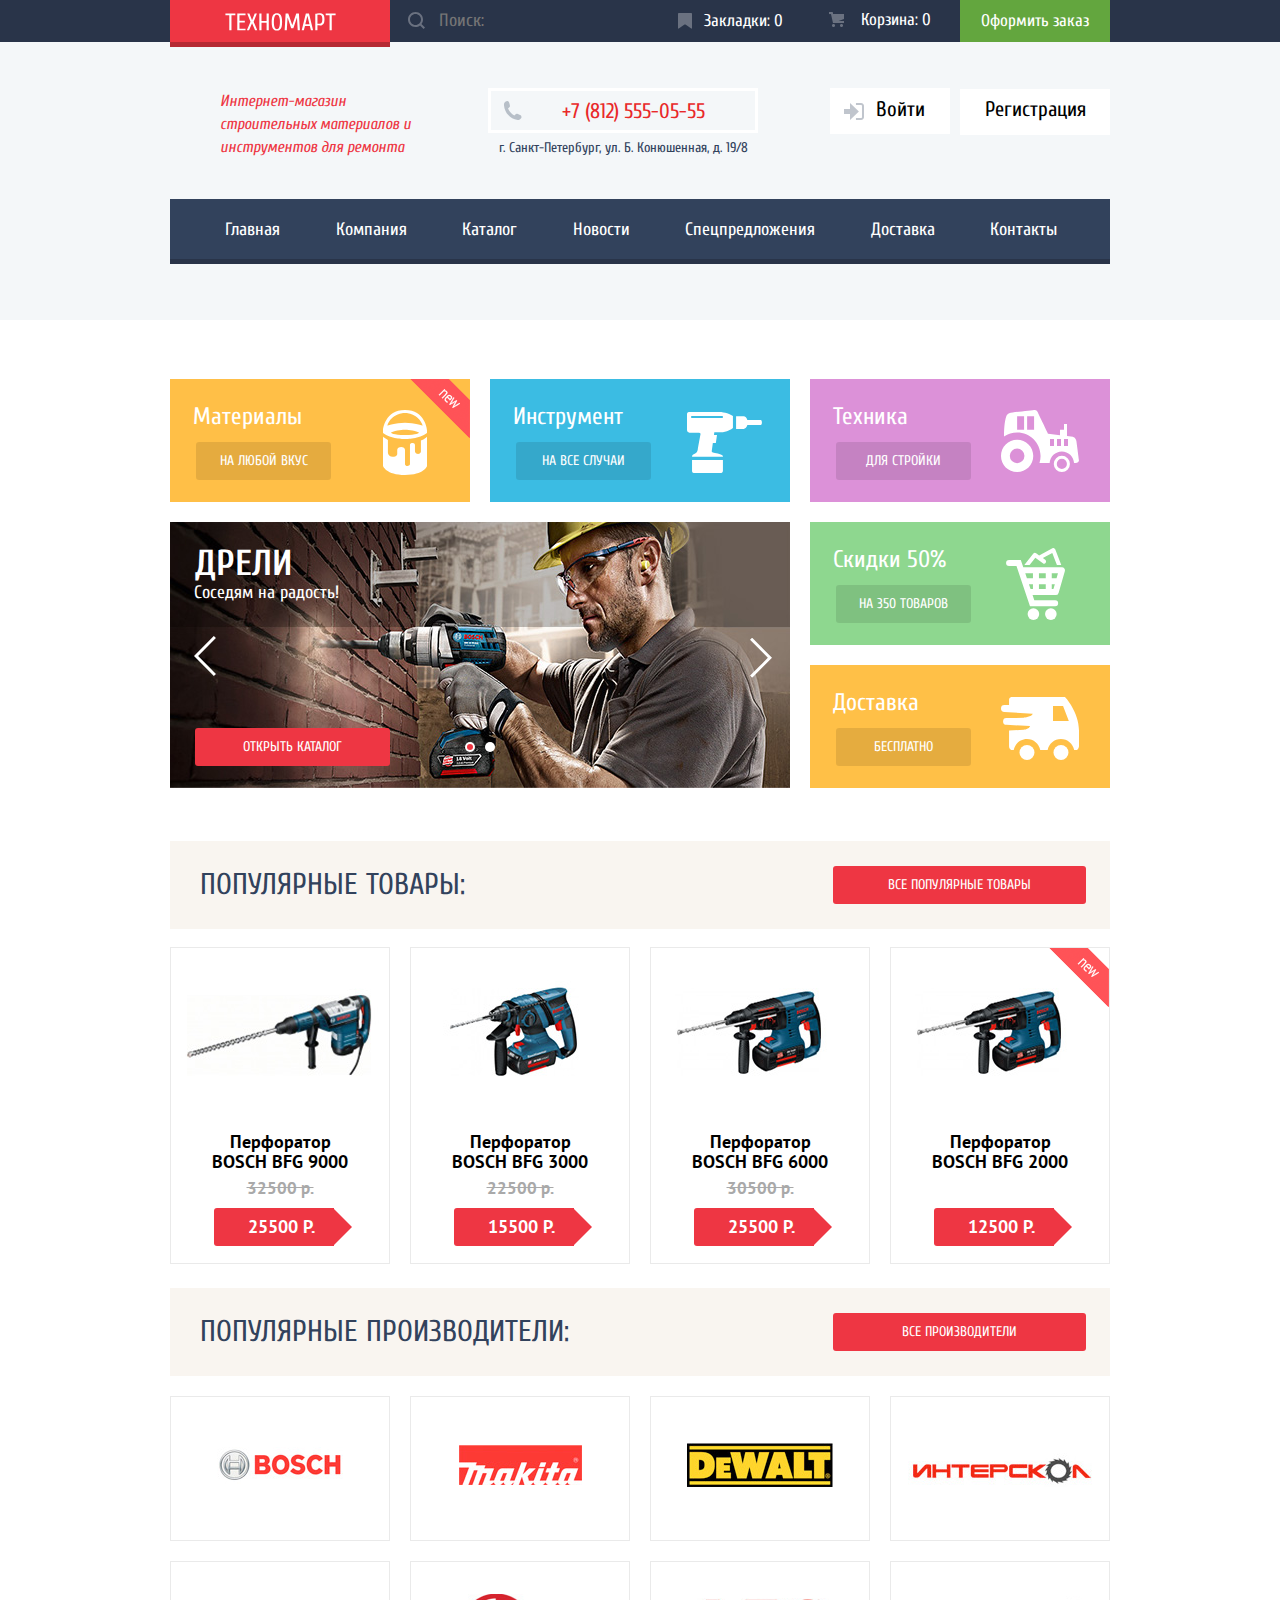
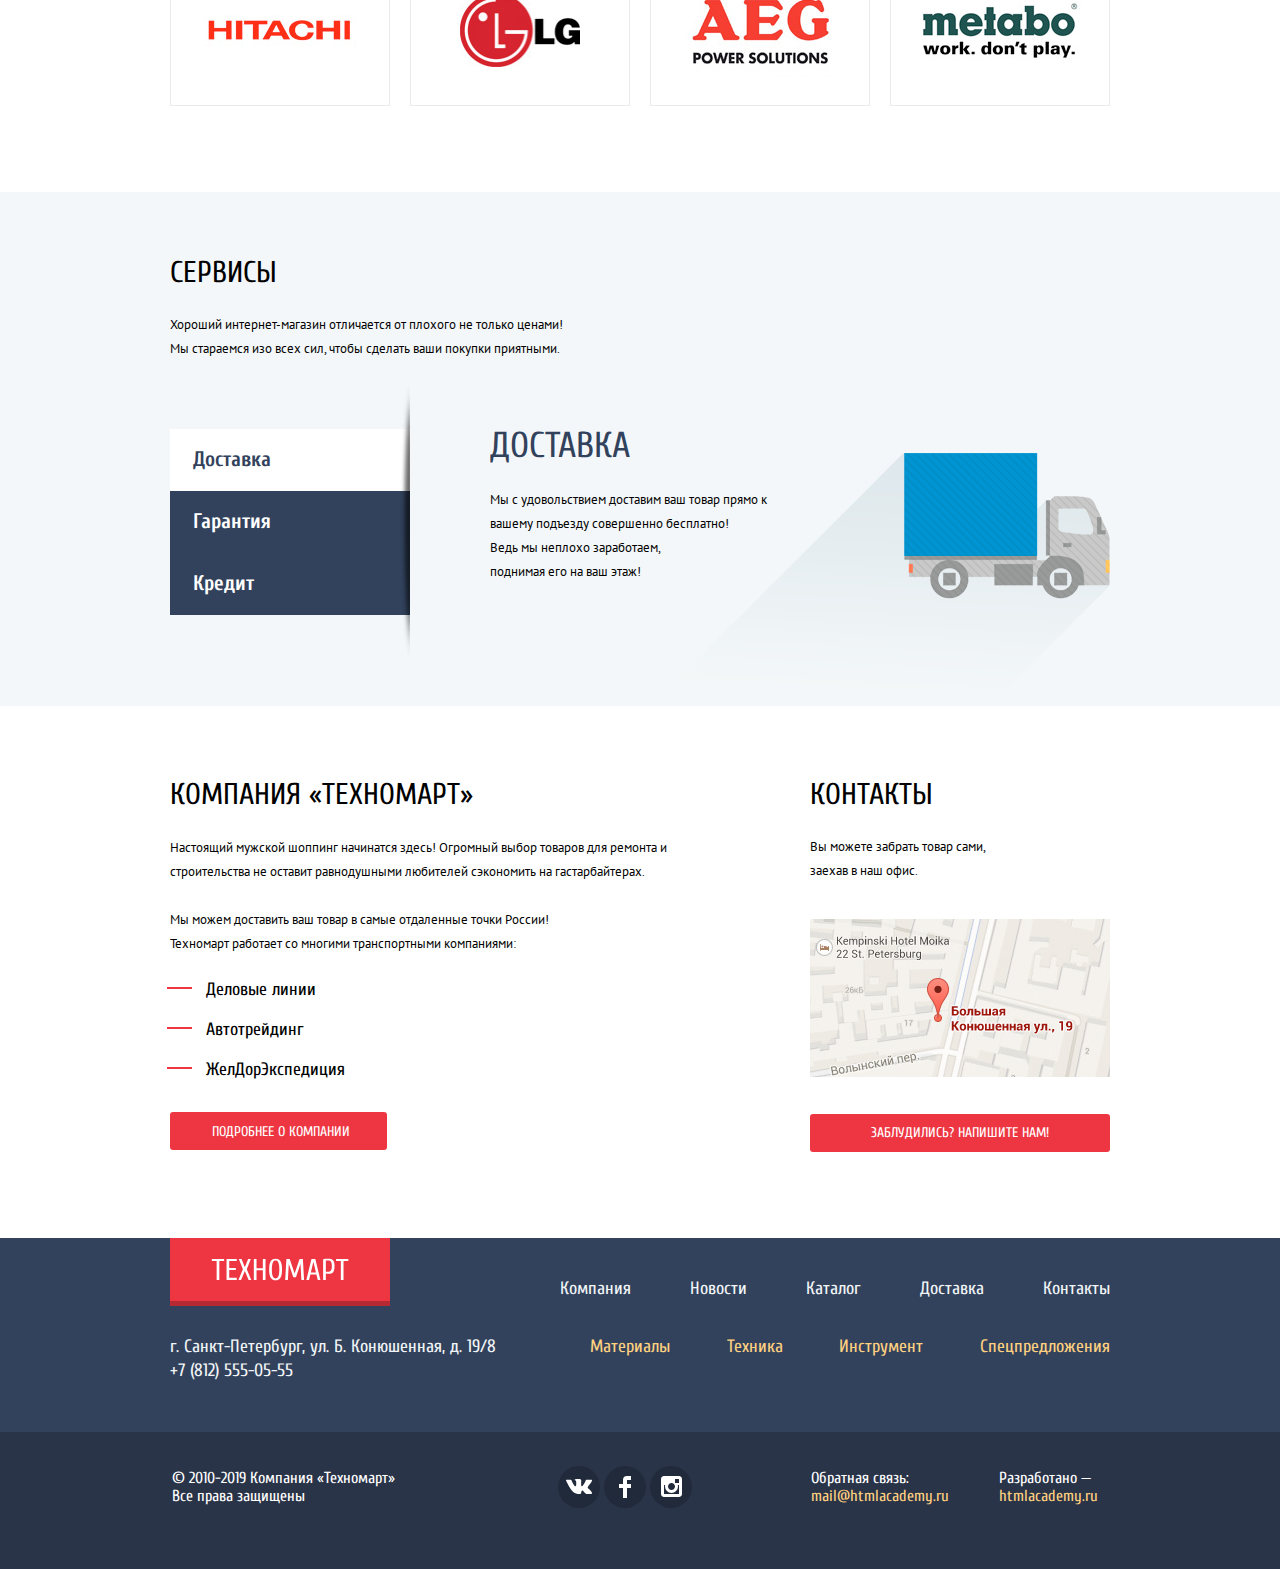
<file: index.html>
<!DOCTYPE html>
<html lang="ru">

<head>
  <meta charset="utf-8">
  <title>HTML Academy: Техномарт</title>

  <link href="https://fonts.googleapis.com/css?family=Cuprum:400,400i,700%7CPT+Sans:400,700&amp;subset=cyrillic"
    rel="stylesheet">
  <link rel="stylesheet" href="css/normalize.css">
  <link rel="stylesheet" href="css/style.min.css">
</head>

<body class="b-main-page">
  <header class="b-header">

    <div class="header-top">

      <div class="header-top container">
        <a class="b-logo header-logo" href="index.html">
          <img class="b-logo__img" src="img/logo.svg" alt="Техномарт" width="111" height="18">
        </a>

        <form class="b-search" action="https://echo.htmlacademy.ru" method="post">
          <input id="site-search" class="b-search-input" type="search" name="search-form" placeholder="Поиск:"
            aria-label="Поиск">
          <label for="site-search">Поиск:</label>
          <button class="b-search-btn" type="submit" name="search-btn" title="Поиск" aria-label="Кнопка поиск"></button>
        </form>

        <h2 class="visually-hidden">Личный кабинет</h2>

        <a class="b-bookmarks" href="#" title="Закладки">
          Закладки: 0
        </a>

        <a class="b-basket" href="#" title="Корзина">
          Корзина: 0
        </a>

        <a class="b-order" href="order-form.html" title="Оформить заказ">
          Оформить заказ
        </a>


      </div>
    </div>

    <div class="header-middle container">


      <h1 class="b-store__title">
        Интернет-магазин строительных материалов и инструментов для ремонта
      </h1>

      <div class="b-main-contacts">
        <h2 class="visually-hidden">Контакты</h2>
        <a class="b-about__phone" href="tel:+78125550555" aria-label="Номер телефона">
          +7 (812) 555-05-55
        </a>
        <p class="b-about__address">
          г. Санкт-Петербург, ул. Б. Конюшенная, д. 19/8
        </p>
      </div>

      <section class="b-user-area user-unsigned">
        <h2 class="visually-hidden">Меню пользователя</h2>
        <a class="b-about__sign-in-btn" href="sign-in.html" title="Войти">
          Войти
        </a>
        <a class="b-about__sign-up-btn" href="sign-uр.html" title="Регистрация">
          Регистрация
        </a>
      </section>


    </div>



    <nav class="container">
      <ul class="b-nav__list">
        <li class="b-nav__item">
          <a class="b-nav__link" title="Главная" href="#">
            Главная
          </a>
        </li>
        <li class="b-nav__item">
          <a class="b-nav__link" title="Компания" href="company.html">
            Компания
          </a>
        </li>
        <li class="b-nav__item">
          <a class="b-nav__link" title="Каталог" href="catalog.html">
            Каталог
          </a>
        </li>
        <li class="b-nav__item">
          <a class="b-nav__link" title="Новости" href="news.html">
            Новости
          </a>
        </li>
        <li class="b-nav__item">
          <a class="b-nav__link" title="Спецпредложения" href="discounts.html">
            Спецпредложения
          </a>
        </li>
        <li class="b-nav__item">
          <a class="b-nav__link" title="Доставка" href="delivery.html">
            Доставка
          </a>
        </li>
        <li class="b-nav__item">
          <a class="b-nav__link" title="Контакты" href="contacts.html">
            Контакты
          </a>
        </li>
      </ul>
    </nav>

    <!-- </div> -->
  </header>
  <main class="b-main">
    <div class="wrapper">
      <section class="b-goods__menu">
        <div class="b-goods-top">
          <h2 class="visually-hidden">Наши предложения</h2>
          <div class="b-goods__item item-materials">
            <h3 class="b-goods__title">Материалы</h3>

            <a class="b-goods__btn" href="materials.html" title="Материалы">На любой вкус</a>

          </div>
          <div class="b-goods__item item-tools">
            <h3 class="b-goods__title">Инструмент</h3>

            <a class="b-goods__btn" href="tools.html" title="Инструмент">На все случаи</a>
          </div>
          <div class="b-goods__item item-technics">
            <h3 class="b-goods__title">Техника</h3>

            <a class="b-goods__btn" href="technics.html" title="Техника">Для стройки</a>
          </div>
        </div>
        <div class="b-goods-center">
          <div class="b-goods-right">
            <div class="b-goods__item item-discount">
              <h3 class="b-goods__title">Скидки 50%</h3>

              <a class="b-goods__btn" href="sales.html" title="Скидки 50%">На 350 товаров</a>
            </div>
            <div class="b-goods__item item-delivery">
              <h3 class="b-goods__title">Доставка</h3>
              <a class="b-goods__btn" href="delivery.html" title="Доставка">Бесплатно</a>
            </div>
          </div>

          <!-- Слайдер -->
          <section class="b-slider">


            <div class="b-slider first--slide">
              <img class="b-slider__img" src="img/first-slide.jpg" alt="Дрели" width="620" height="266">
              <h2 class="b-slider__title">Дрели</h2>
              <p class="b-slider__description">Соседям на радость!</p>


              <a class="b-slider__link" href="catalog.html">Открыть каталог</a>
              <div class="slider-point slider-point-1"></div>
              <div class="slider-point slider-point-2 slider-point-active"></div>
            </div>
            <div class="b-slider second--slide">
              <img class="b-slider__img" src="img/second-slide.jpg" alt="Перфораторы" width="620" height="266">
              <h2 class="b-slider__title">Перфораторы</h2>
              <p class="b-slider__description">Настоящие мужские игрушки</p>

              <a class="b-slider__link" href="catalog.html">Открыть каталог</a>
              <div class="slider-point slider-point-1 slider-point-active"></div>
              <div class="slider-point slider-point-2"></div>
            </div>
            <button class="b-slider__btn prev--btn" type="button">
              <img src="img/icon-left.svg" alt="" width="22" height="40">
            </button>
            <button class="b-slider__btn next--btn" type="button">
              <img src="img/icon-left.svg" alt="" width="22" height="40">
            </button>
            <div class="b-slider__pager">
              <div class="b-slider__round-2 "></div>
              <div class="b-slider__round-1 round--active"></div>
            </div>


          </section>
        </div>
        <!-- Конец слайдера -->
      </section>

      <!-- Популярные товары -->
      <section class="b-catalog">
        <div class="b-top">
          <h2 class="b-brands__title">Популярные товары:</h2>
          <a class="b-popular__btn" href="#" title="">Все популярные товары</a>
        </div>
        <ul class="b-popular__list">
          <li class="b-popular__item">
            <a href="catalog-item.html" class="b-popular__link">
              <img class="b-popular__img" src="img/product-3.jpg" width="218" height="170"
                alt="Перфоратор BOSCH BFG 9000">
            </a>
            <a class="b-popular__title" href="catalog-item.html" title="Перфоратор BOSCH BFG 9000">Перфоратор BOSCH
              BFG 9000</a>

            <p class="b-popular__old-price">32500 р.</p>
            <a href="catalog-item.html" class="b-popular__new-price" title="25500 р.">25500 р.</a>
            <div class="b-popular__form-hidden hidden--main">
              <a class="b-popular__form-btn" href="#" title="Купить">Купить</a>
              <a class="b-popular__bookmark-btn" href="#" title="В закладки">В закладки</a>
            </div>
          </li>
          <li class="b-popular__item">
            <a class="b-popular__link" href="catalog-item.html">
              <img class="b-popular__img" src="img/bfg-3000.jpg" width="218" height="170"
                alt="Перфоратор BOSCH BFG 3000">
            </a>
            <a class="b-popular__title" href="catalog-item.html" title="Перфоратор BOSCH BFG 3000">Перфоратор BOSCH
              BFG 3000</a>

            <p class="b-popular__old-price">22500 р.</p>
            <a href="catalog-item.html" class="b-popular__new-price" title="15500 р.">15500 р.</a>
            <div class="b-popular__form-hidden hidden--main">
              <a class="b-popular__form-btn" href="#" title="Купить">Купить</a>
              <a class="b-popular__bookmark-btn" href="#" title="В закладки">В закладки</a>
            </div>
          </li>
          <li class="b-popular__item">
            <a class="b-popular__link" href="catalog-item.html">
              <img class="b-popular__img" src="img/bfg-6000.jpg" width="218" height="170"
                alt="Перфоратор BOSCH BFG 6000">
            </a>
            <a class="b-popular__title" href="catalog-item.html" title="Перфоратор BOSCH BFG 6000">Перфоратор BOSCH
              BFG 6000</a>

            <p class="b-popular__old-price">30500 р.</p>
            <a class="b-popular__new-price" href="catalog-item.html" title="25500 р.">25500 р.</a>
            <div class="b-popular__form-hidden hidden--main">
              <a class="b-popular__form-btn" href="#" title="Купить">Купить</a>
              <a class="b-popular__bookmark-btn" href="#" title="В закладки">В закладки</a>
            </div>
          </li>
          <li class="b-popular__item popular__item--new">
            <a class="b-popular__link" href="catalog-item.html">
              <img class="b-popular__img" src="img/bfg-6000.jpg" width="218" height="170"
                alt="Перфоратор BOSCH BFG 2000">
            </a>
            <a class="b-popular__title popular__title--new" href="catalog-item.html"
              title="Перфоратор BOSCH BFG 6000">Перфоратор BOSCH
              BFG 2000</a>

            <a class="b-popular__new-price" href="catalog-item.html" title="12500 р.">12500 р.</a>
            <div class="b-popular__form-hidden hidden--main">
              <a class="b-popular__form-btn" href="#" title="Купить">Купить</a>
              <a class="b-popular__bookmark-btn" href="#" title="В закладки">В закладки</a>
            </div>
          </li>
        </ul>
      </section>
      <!-- Популярные товары - конец -->

      <!-- Популярные брэнды -->
      <section class="b-brands">
        <div class="b-brands__top">
          <h2 class="b-brands__title">Популярные производители:</h2>
          <a class="b-brands__btn" href="#" title="Все производители">Все производители</a>
        </div>
        <ul class="b-brands__list">
          <li class="b-brands__item">
            <a href="#" title="Bosch" class="b-brands__link">
              <img class="b-brands__img" width="126" height="37" src="img/bosch.jpg" alt="Bosch">
            </a>
          </li>
          <li class="b-brands__item">
            <a href="#" title="Makita" class="b-brands__link">
              <img class="b-brands__img" width="123" height="40" src="img/makita.jpg" alt="Makita">
            </a>
          </li>
          <li class="b-brands__item">
            <a href="#" title="De-walt" class="b-brands__link">
              <img class="b-brands__img" width="146" height="44" src="img/dewalt.jpg" alt="De-walt">
            </a>
          </li>
          <li class="b-brands__item">
            <a href="#" title="Интерскол" class="b-brands__link">
              <img class="b-brands__img" width="200" height="88" src="img/interskol.jpg" alt="Интерскол">
            </a>
          </li>
          <li class="b-brands__item">
            <a href="#" title="Hitachi" class="b-brands__link">
              <img class="b-brands__img" width="169" height="31" src="img/hitachi.jpg" alt="Hitachi">
            </a>
          </li>
          <li class="b-brands__item">
            <a href="#" title="LG" class="b-brands__link">
              <img class="b-brands__img" width="120" height="73" src="img/lg.jpg" alt="LG">
            </a>
          </li>
          <li class="b-brands__item">
            <a href="#" title="AEG" class="b-brands__link">
              <img class="b-brands__img" width="151" height="96" src="img/aeg.jpg" alt="AEG">
            </a>
          </li>
          <li class="b-brands__item">
            <a href="#" title="Metabo" class="b-brands__link">
              <img class="b-brands__img" width="204" height="69" src="img/metabo.jpg" alt="Metabo">
            </a>
          </li>
        </ul>
      </section>
    </div>
    <!-- контейнер -->
    <!-- Популярные брэнды - конец -->


    <section class="b-service">
      <div class="container">
        <div class="b-service__header">
          <h2 class="b-service__title">
            Сервисы
          </h2>
          <p class="b-service__text">
            Хороший интернет-магазин отличается от плохого не только ценами! Мы стараемся
            изо всех сил, чтобы сделать ваши покупки приятными.
          </p>
        </div>
        <div class="service-list">
          <ul class="b-service__buttons">
            <li><button class="b-service__button button--active" name="button-delivery" type="button">Доставка</button>
            </li>
            <li><button class="b-service__button" name="button-warranty" type="button">Гарантия</button> </li>
            <li><button class="b-service__button" name="button-credit" type="button">Кредит</button> </li>
          </ul>

          <ul class="b-service__slides">
            <li class="b-service__slide service__slide--active slide--delivery">
              <h3 class="b-slide__title">
                Доставка
              </h3>
              <p class="b-slide__text text--warranty">
                Мы с удовольствием доставим ваш товар прямо
                к вашему подъезду совершенно бесплатно! <br>
                Ведь мы неплохо заработаем, <br>
                поднимая его на ваш этаж!
              </p>

            </li>
            <li class="b-service__slide slide--warranty">
              <h3 class="b-slide__title">
                Гарантия
              </h3>
              <p class="b-slide__text">
                Если купленный у нас товар поломается или заискрит, <br>
                а также в случае пожара, спровоцированного его возгаранием, вы всегда можете быть уверены в нашей
                гарантии. Мы обменяем сгоревший товар на новый. <br>
                Дом уж восстановите как-нибудь сами.
              </p>
            </li>
            <li class="b-service__slide slide--credit">
              <h3 class="b-slide__title">
                Кредит
              </h3>
              <p class="b-slide__text">
                Залезть в долговую яму стало проще! <br>
                Кредитные консультанты придут вам на помощь.
              </p>
              <a href="#" class="b-warranty__button">
                Отправить заявку
              </a>
            </li>
          </ul>
        </div>
      </div>
    </section>
    <div class="container">
      <div class="about-content">
        <section class="b-about">

          <h3 class="b-about__title">
            Компания «Техномарт»
          </h3>
          <p class="b-about__merits">
            Настоящий мужской шоппинг начинатся здесь! Огромный выбор товаров для ремонта и
            строительства не оставит равнодушными любителей сэкономить на гастарбайтерах.
          </p>
          <p class="b-about__merits second--merit">
            Мы можем доставить ваш товар в самые отдаленные точки России!
            Техномарт работает со многими транспортными компаниями:
          </p>
          <!-- <p class="b-about__merits">
            
          </p> -->
          <ul class="b-about__partners">
            <li class="b-about__item">
              Деловые линии
            </li>
            <li class="b-about__item">
              Автотрейдинг
            </li>
            <li class="b-about__item">
              ЖелДорЭкспедиция
            </li>
          </ul>

          <a class="b-about__btn" href="about.html" title="Подробнее о компании">
            Подробнее о компании
          </a>

        </section>

        <section class="b-contacts">
          <h3 class="b-contacts__title">
            Контакты
          </h3>
          <p class="b-contacts__text">
            Вы можете забрать товар сами, заехав в наш офис.
          </p>
          <a class="b-contacts__map" target="_blank" href="https://google.ru/maps/">
            <img src="img/map.jpg" width="300" height="158" alt="Карта">
          </a>
          <a class="b-contacts__btn" href="contacts.html" title="Напишите нам!">
            Заблудились? Напишите нам!
          </a>
        </section>
      </div>
    </div>
  </main>
  <footer class="b-footer">

    <div class=" container">

      <div class="footer-top">
        <a class="b-logo footer-logo" href="#">
          <img src="img/footer-logo.svg" width="138" height="23" alt="Техномарт">
        </a>
        <!-- <nav class="b-footer-nav"> -->

        <ul class="b-footer-list">
          <li class="b-footer__item">
            <a class="b-footer__link" href="company.html">
              Компания
            </a>
          </li>
          <li class="b-footer__item">
            <a class="b-footer__link" href="news.html">
              Новости
            </a>
          </li>
          <li class="b-footer__item">
            <a class="b-footer__link" href="catalog.html">
              Каталог
            </a>
          </li>
          <li class="b-footer__item">
            <a class="b-footer__link" href="delivery.html">
              Доставка
            </a>
          </li>
          <li class="b-footer__item">
            <a class="b-footer__link" href="contacts.html">
              Контакты</a>
          </li>


        </ul>
        <!-- </nav> -->
      </div>

      <div class="footer-center">
        <!-- <address class="b-contacts"> -->
        <p class="b-contacts__adress">
          г. Санкт-Петербург, ул. Б. Конюшенная, д. 19/8
          <a class="b-contacts__phone" href="tel:+78125550555" aria-label="Номер телефона магазина">
            +7 (812) 555-05-55
          </a>
        </p>

        <!-- </address> -->


        <!-- <div class="footer-catalog"> -->
        <ul class="b-footer-catalog-list">
          <li class="b-footer__item footer-catalog-item">
            <a class="b-footer__link footer-catalog-link" href="materials.html">
              Материалы
            </a>
          </li>
          <li class="b-footer__item footer-catalog-item">
            <a class="b-footer__link footer-catalog-link" href="technics.html">
              Техника
            </a>
          </li>
          <li class="b-footer__item footer-catalog-item">
            <a class="b-footer__link footer-catalog-link" href="tools.html">
              Инструмент
            </a>
          </li>
          <li class="b-footer__item footer-catalog-item">
            <a class="b-footer__link footer-catalog-link" href="discounts.html">
              Спецпредложения
            </a>
          </li>
        </ul>
        <!-- </div> -->
      </div>


    </div>
    <div class="footer-links">
      <div class="footer-bottom container">
        <p class="b-copyright">
          © 2010-2019 Компания «Техномарт»
          Все права защищены
        </p>


        <ul class="b-social-list">
          <li class="b-social-item">
            <a class="b-social-link social-link--vk" title="Вконтакте" href="#">
              <span class="visually-hidden">Вконтакте</span>

            </a>
          </li>
          <li class="b-social-item">
            <a class="b-social-link social-link--fb" title="Фейсбук" href="#">
              <span class="visually-hidden">Фейсбук</span>

            </a>
          </li>
          <li class="b-social-item">
            <a class="b-social-link social-link--instagram" title="Инстаграм" href="#">
              <span class="visually-hidden">Инстаграм</span>

            </a>
          </li>
        </ul>


        <ul class="b-feedback">
          <li class="b-feedback__item feedback--mail">
            <p class="b-feedback__text">
              Обратная связь:
              <a class="b-feedback__link" href="mailto:mail@htmlacademy.ru" title="mail@htmlacademy.ru">
                mail@htmlacademy.ru
              </a>
            </p>

          </li>
          <li class="b-feedback__item">

            <p class="b-feedback__text">
              Разработано &#8212;
              <a class="b-feedback__link" href="https://htmlacademy.ru/intensive/htmlcss"
                title="https://htmlacademy.ru">
                htmlacademy.ru
              </a>
            </p>


          </li>
        </ul>
      </div>
    </div>
  </footer>


  <section class="b-modal modal-write-us">

    <h2 class="visually-hidden">Напишите нам</h2>

    <form class="b-modal__mail-form" action="https://echo.htmlacademy.ru" method="post">
      <div class="modal-header">
        <div class="personal-data">
          <div class="b-modal__personal">
            <label class="b-modal__form-label" for="mail-form-name">
              Ваше имя:
            </label>
            <input class="b-modal__contacts-input" type="text" name="user-name" placeholder="Имя Фамилия"
              id="mail-form-name">
          </div>
          <div class="b-modal__user-mail">
            <label class="b-modal__form-label" for="e-mail">
              Ваш e-mail:
            </label>
            <input class="b-modal__contacts-input" type="email" name="e-mail" placeholder="login@domain.com"
              id="e-mail">
          </div>
        </div>
        <div class="b-modal__text-content">
          <label class="b-modal__text-form" for="text-form">
            Текст письма:
          </label>
          <textarea class="b-modal__msg" rows="3" name="text-form" id="text-form"
            placeholder="В свободной форме"></textarea>
        </div>
      </div>
      <div class="modal-footer">
        <button class="b-modal__form-btn" type="submit">
          Отправить
        </button>
      </div>

    </form>

    <button class="b-modal__close-btn" type="button">
    </button>

  </section>
  <section class="b-modal modal-map">
    <h3 class="visually-hidden">Карта</h3>

    <div class="map-content">

      <iframe
        src="https://www.google.com/maps/embed?pb=!1m18!1m12!1m3!1d1998.6339243967661!2d30.321715372290427!3d59.93821643515345!2m3!1f0!2f0!3f0!3m2!1i1024!2i768!4f13.1!3m3!1m2!1s0x4696310fca5ba729%3A0xea9c53d4493c879f!2z0JHQvtC70YzRiNCw0Y8g0JrQvtC90Y7RiNC10L3QvdCw0Y8g0YPQuy4sIDE5LCDQodCw0L3QutGCLdCf0LXRgtC10YDQsdGD0YDQsywg0KDQvtGB0YHQuNGPLCAxOTExODY!5e0!3m2!1sru!2sby!4v1553428052700"
        width="940" height="446"  style="border:0" allowfullscreen></iframe>
      <button class="b-modal__map-close"><span class="visually-hidden">Закрыть карту</span> </button>

    </div>

  </section>

  <script src="js/script.min.js"></script>
</body>

</html>
</file>
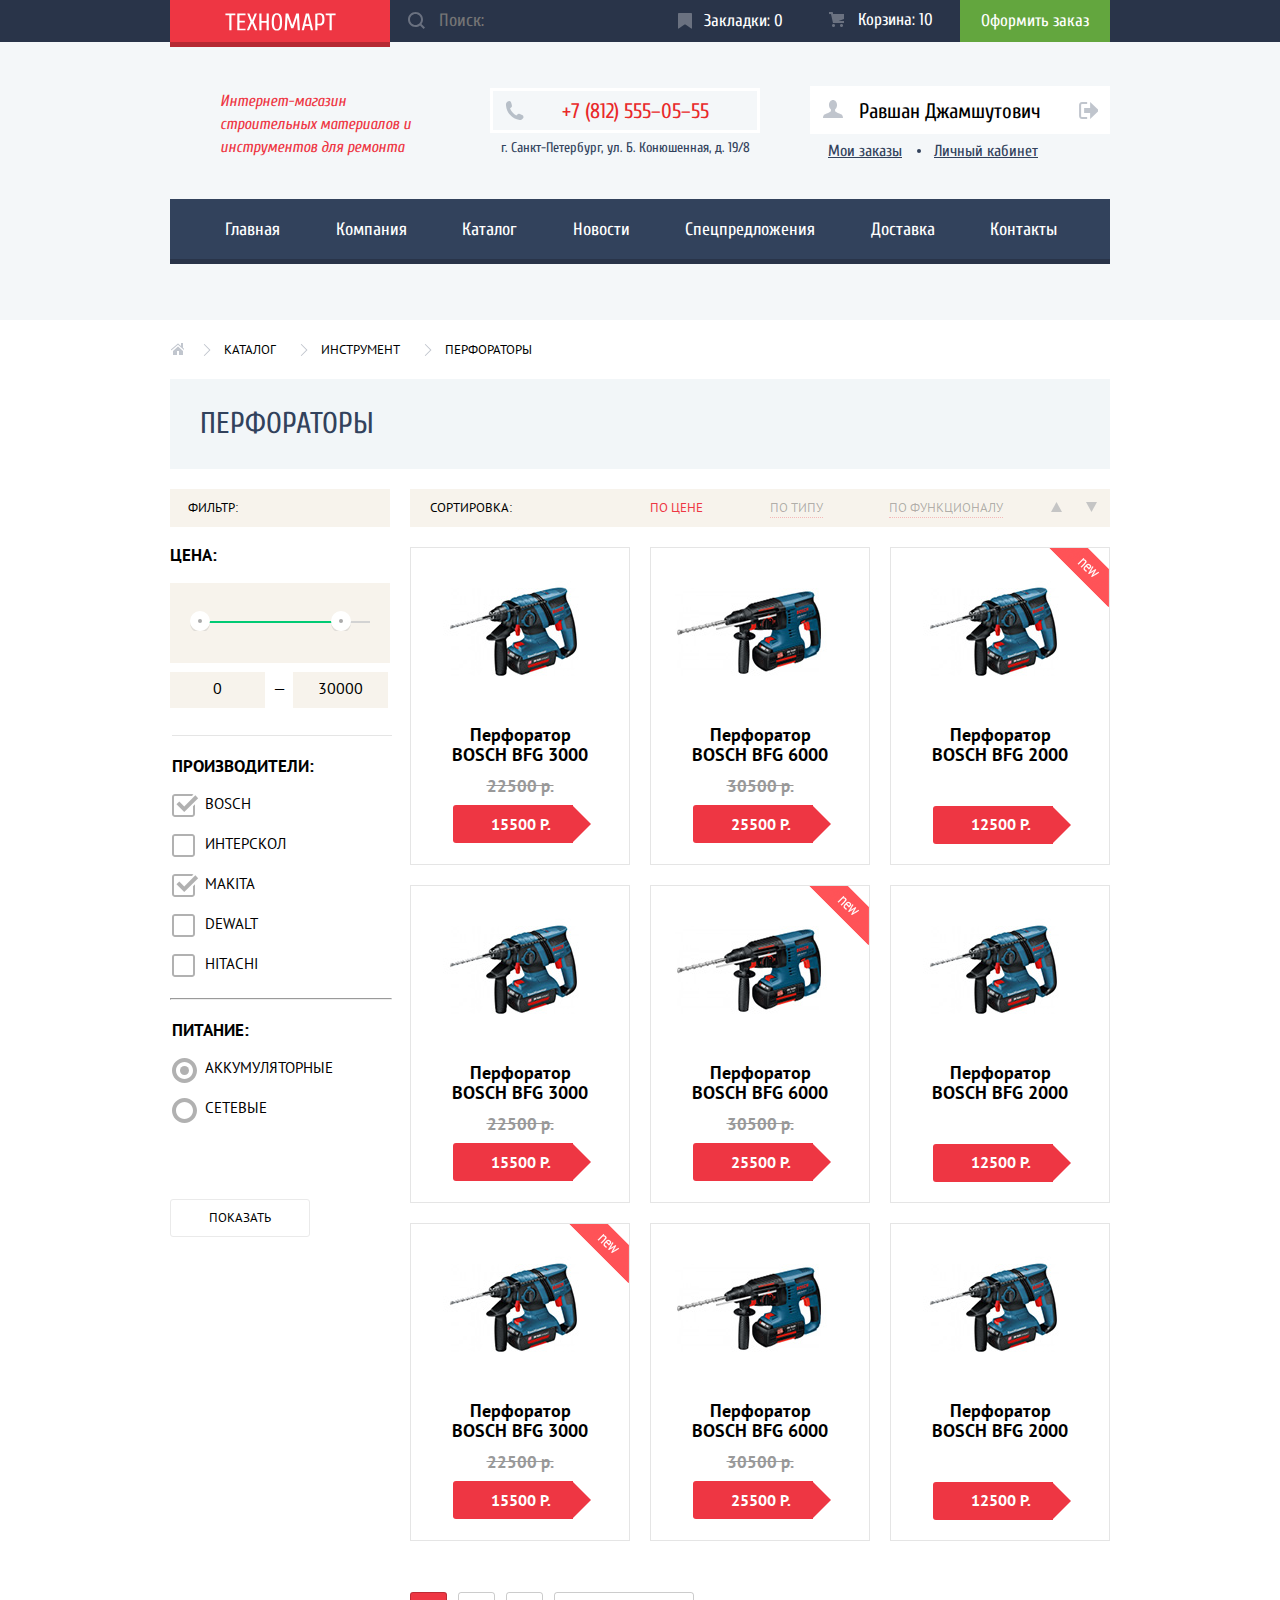
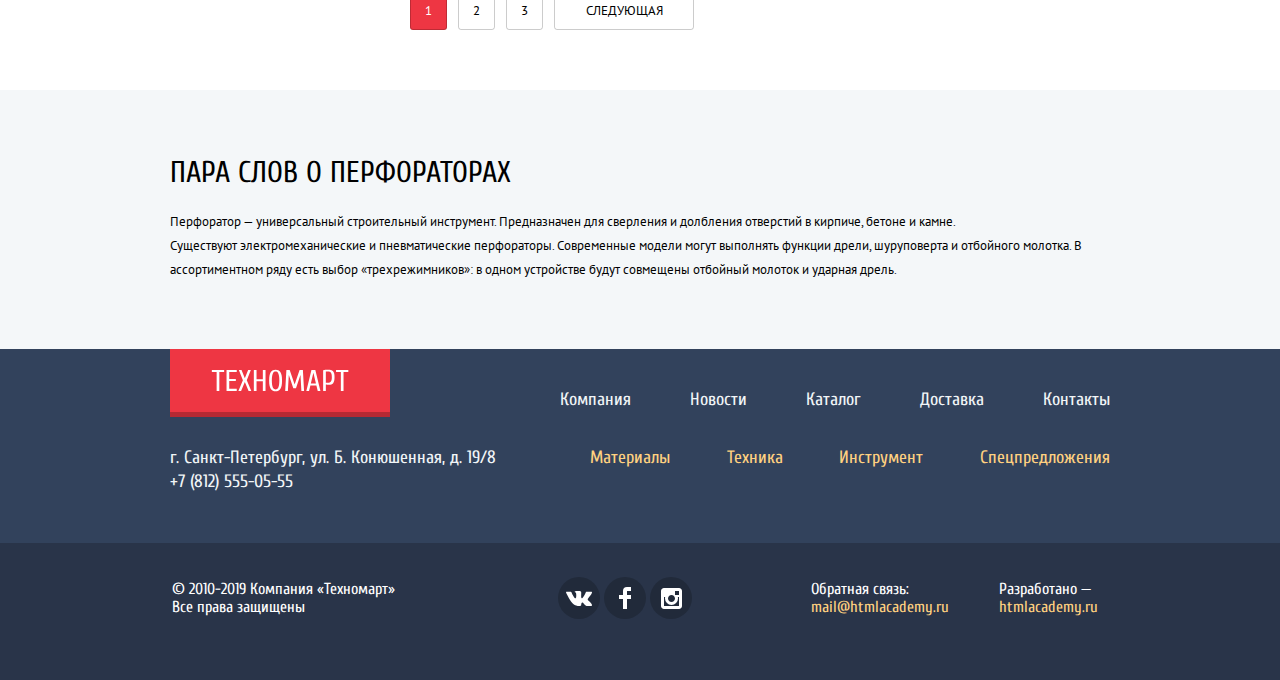
<file: catalog.html>
<!DOCTYPE html>
<html lang="ru">

<head>
  <meta charset="utf-8">
  <title>HTML Academy: Техномарт</title>
  <link href="https://fonts.googleapis.com/css?family=Cuprum:400,400i,700%7CPT+Sans:400,700&amp;subset=cyrillic"
    rel="stylesheet">
  <link rel="stylesheet" href="css/normalize.css">
  <link rel="stylesheet" href="css/style.min.css">
</head>

<body class="b-inner-page">
  <header class="b-header__catalog">

    <div class="header-top">

      <div class="header-top container">
        <a class="b-logo header-logo" href="index.html">
          <img class="b-logo__img" src="img/logo.svg" alt="Техномарт" width="111" height="18">
        </a>

        <form class="b-search" action="https://echo.htmlacademy.ru" method="post">
          <input class="b-search-input" type="search" name="search-form" placeholder="Поиск:" aria-label="Поиск">
          <button class="b-search-btn" type="submit" name="search-btn" title="Поиск" aria-label="Кнопка поиск"></button>
        </form>

        <h2 class="visually-hidden">Личный кабинет</h2>

        <a class="b-bookmarks" href="#" title="Закладки">
          Закладки: 0
        </a>

        <a class="b-basket" href="#" title="Корзина">
          Корзина: 10
        </a>

        <a class="b-order" href="order-form.html" title="Оформить заказ">
          Оформить заказ
        </a>


      </div>
    </div>

    <div class="header-middle container">


      <h1 class="b-store__title">
        Интернет-магазин строительных материалов и инструментов для ремонта
      </h1>

      <div class="b-main-contacts contacts--catalog">
        <h2 class="visually-hidden">Контакты</h2>
        <a class="b-about__phone" href="tel:+78125550555" aria-label="Номер телефона">
          +7 (812) 555&#8211;05&#8211;55
        </a>
        <p class="b-about__address">
          г. Санкт-Петербург, ул. Б. Конюшенная, д. 19/8
        </p>
      </div>

      <div class="b-header-user-info">
        <div class="user-info-top">
          <a class="b-user-area__btn" href="profile.html" title="Равшан Джамшутович">
            Равшан Джамшутович
          </a>
          <a class="b-user-area__sign-out" href="sign-out.html" title="Выйти">

          </a>
        </div>
        <ul class="b-orders__list">
          <li class="b-orders__item">
            <a class="b-orders__link" href="#">
              Мои заказы
            </a>
          </li>

          <li class="b-orders__item">
            <a class="b-orders__link link--private" href="#">
              Личный кабинет
            </a>
          </li>
        </ul>
      </div>


    </div>



    <nav class="container">
      <ul class="b-nav__list">
        <li class="b-nav__item">
          <a class="b-nav__link" title="Главная" href="index.html">
            Главная
          </a>
        </li>
        <li class="b-nav__item">
          <a class="b-nav__link" title="Компания" href="company.html">
            Компания
          </a>
        </li>
        <li class="b-nav__item">
          <a class="b-nav__link" title="Каталог" href="catalog.html">
            Каталог
          </a>
        </li>
        <li class="b-nav__item">
          <a class="b-nav__link" title="Новости" href="news.html">
            Новости
          </a>
        </li>
        <li class="b-nav__item">
          <a class="b-nav__link" title="Спецпредложения" href="discounts.html">
            Спецпредложения
          </a>
        </li>
        <li class="b-nav__item">
          <a class="b-nav__link" title="Доставка" href="delivery.html">
            Доставка
          </a>
        </li>
        <li class="b-nav__item">
          <a class="b-nav__link" title="Контакты" href="contacts.html">
            Контакты
          </a>
        </li>
      </ul>
    </nav>

    <!-- </div> -->
  </header>
  <main class="">
    <div class="container catalog-content">
      <ul class="b-crumbs">
        <li class="b-crumbs__item item--main-page">
          <a class="b-crumbs__link " href="index.html" title="Главная">

          </a>
        </li>
        <li class="b-crumbs__item">
          <a class="b-crumbs__link" href="#" title="Каталог">
            Каталог
          </a>
        </li>
        <li class="b-crumbs__item">
          <a class="b-crumbs__link" href="#" title="Инструмент">
            Инструмент
          </a>
        </li>
        <li class="b-crumbs__item">
          <a class="b-crumbs__link " href="#" title="Перфораторы">
            Перфораторы
          </a>
        </li>
      </ul>

      <h1 class="b-main__title">
        Перфораторы
      </h1>

      <div class="b-main-content">

        <!-- <div class="brands-container"> -->
        <form class="b-filter" method="get" action="https://echo.htmlacademy.ru">
          <h3 class="b-filter__title">
            Фильтр:
          </h3>
          <h4 class="b-filter__price-title">
            Цена:
          </h4>
          <div class="b-filter__slider">

            <hr class="b-filter__green-line">
            <hr class="b-filter__grey-line">


          </div>
          <div class="b-filter__price">
            <label>
              <input class="b-price__range" id="min-value"  type="text" name="min-price" value="0" >
            </label>
            
            <span class="b-price__line">
              &#8212;
            </span>
            <label>
              <input class="b-price__range" id="max-value"  type="text" name="max-price" value="30000" >
            </label>
            
          </div>
          <fieldset class="b-filter__options">
            <legend class="b-filter__section-title section--brands">
              Производители:
            </legend>
            <ul class="b-filter__brands">
              <li class="b-filter__item">
                <input class="b-filter__option" type="checkbox" name="Bosch" id="Bosch"  checked>
                <label for="Bosch">Bosch</label>
              </li>
              <li class="b-filter__item">
                <input class="b-filter__option" type="checkbox" name="Interskol" id="Interskol" >
                <label for="Interskol">Интерскол</label>
              </li>
              <li class="b-filter__item">
                <input class="b-filter__option" type="checkbox" name="Makita" id="Makita"  checked>
                <label for="Makita">Makita</label>
              </li>
              <li class="b-filter__item">
                <input class="b-filter__option" type="checkbox" name="Dewalt" id="Dewalt" >
                <label for="Dewalt">Dewalt</label>
              </li>
              <li class="b-filter__item">
                <input class="b-filter__option" type="checkbox" name="Hitachi" id="Hitachi" >
                <label for="Hitachi">Hitachi</label>
              </li>
            </ul>

          </fieldset>
          <hr class="b-filter__line">
          <fieldset class="b-filter__options">
            <legend class="b-filter__power-title">
              Питание:
            </legend>
            <ul class="b-power-options">
              <li class="b-power__item">
                <input class="b-filter__power-options" type="radio" name="brand-power" value="option-1" id="wireless"  checked>
                <label class="b-filter__brand-power" for="wireless">
                  Аккумуляторные

                </label>
              </li>
              <li class="b-power__item">
                <input class="b-filter__power-options" type="radio" name="brand-power" value="option-2" id="wired" >
                <label class="b-filter__brand-power" for="wired">
                  Сетевые
                </label>
              </li>
            </ul>

          
          </fieldset>
          <button class="b-filter__btn" type="submit" >
            Показать
          </button>
        </form>
        <!-- </div> -->
        <section class="b-main-catalog">
          <h2 class="visually-hidden">Каталог товаров</h2>
          <div class="b-sort">
            <p class="b-sort__title">
              Сортировка:
            </p>
            <div class="b-sort__options">
              <a class="b-sort__btn sort--price" href="#">
                по цене
              </a>
              <a class="b-sort__btn sort--type" href="#">
                по типу
              </a>
              <a class="b-sort__btn sort--func" href="#">
                по функционалу
              </a>
            </div>
            <div class="catalog-sort-arrows">
              <a class="b-sort__up" href="#">
                <svg class="b-sort__up--icon" xmlns="http://www.w3.org/2000/svg" width="11" height="10"
                  viewBox="0 0 11 10">
                  <polygon points="5.5 0 0 10 11 10 " /></svg></a>
              <a class="b-sort__down" href="#">
                <svg class="b-sort__down--icon" xmlns="http://www.w3.org/2000/svg" width="11" height="10"
                  viewBox="0 0 11 10">
                  <polyline points="5.5 10 0 0 11 0 " /></svg></a>
            </div>


          </div>
          <ul class="b-catalog__list">
            <li class="b-catalog__item">
              <a href="#" class="b-catalog__link">
                <img class="b-catalog__img" src="img/bfg-3000.jpg" width="218" height="170"
                  alt="Перфоратор BOSCH BFG 3000">
              </a>
              <a href="#" class="b-catalog__title" title="Перфоратор BOSCH BFG 3000">
                Перфоратор BOSCH BFG 3000
              </a>

              <p class="b-catalog__old-price">
                22500 р.
              </p>
              <a href="#" class="b-catalog__new-price" title="15500 р.">
                15500 р.
              </a>
              <div class="b-hidden-form">
                <a class="b-hidden-form__buy" href="#" title="Купить">
                  Купить
                </a>
                <a class="b-hidden-form__bookmark" href="#" title="В закладки">
                  В закладки
                </a>
              </div>
            </li>
            <li class="b-catalog__item">
              <a href="#" class="b-catalog__link">
                <img class="b-catalog__img" src="img/bfg-6000.jpg" width="218" height="170"
                  alt="Перфоратор BOSCH BFG 6000">
              </a>
              <a href="#" class="b-catalog__title" title="Перфоратор BOSCH BFG 6000">
                Перфоратор BOSCH BFG 6000
              </a>

              <p class="b-catalog__old-price">
                30500 р.
              </p>
              <a href="#" class="b-catalog__new-price" title="25500 р.">
                25500 р.
              </a>
              <div class="b-hidden-form">
                <a class="b-hidden-form__buy" href="#" title="Купить">
                  Купить
                </a>
                <a class="b-hidden-form__bookmark" href="#" title="В закладки">
                  В закладки
                </a>
              </div>
            </li>
            <li class="b-catalog__item">
              <a href="#" class="b-catalog__link">
                <img class="b-catalog__img" src="img/bfg-3000.jpg" width="218" height="170"
                  alt="Перфоратор BOSCH BFG 2000">
              </a>
              <a href="#" class="b-catalog__title catalog__title--new title--new-flag"
                title="Перфоратор BOSCH BFG 2000">
                Перфоратор BOSCH BFG 2000
              </a>

              <a href="#" class="b-catalog__new-price " title="12500 р.">
                12500 р.
              </a>
              <div class="b-hidden-form">
                <a class="b-hidden-form__buy" href="#" title="Купить">
                  Купить
                </a>
                <a class="b-hidden-form__bookmark" href="#" title="В закладки">
                  В закладки
                </a>
              </div>
              <!-- Новый товар -->
            </li>
            <li class="b-catalog__item">
              <a href="#" class="b-catalog__link">
                <img class="b-catalog__img" src="img/bfg-3000.jpg" width="218" height="170"
                  alt="Перфоратор BOSCH BFG 3000">
              </a>
              <a href="#" class="b-catalog__title" title="Перфоратор BOSCH BFG 3000">
                Перфоратор BOSCH BFG 3000
              </a>

              <p class="b-catalog__old-price">
                22500 р.
              </p>
              <a href="#" class="b-catalog__new-price" title="">
                15500 р.
              </a>
              <div class="b-hidden-form">
                <a class="b-hidden-form__buy" href="#" title="Купить">
                  Купить
                </a>
                <a class="b-hidden-form__bookmark" href="#" title="В закладки">
                  В закладки
                </a>
              </div>
            </li>
            <li class="b-catalog__item">
              <a href="#" class="b-catalog__link">
                <img class="b-catalog__img" src="img/bfg-6000.jpg" width="218" height="170"
                  alt="Перфоратор BOSCH BFG 6000">
              </a>
              <a href="#" class="b-catalog__title title--new-flag" title="Перфоратор BOSCH BFG 6000">
                Перфоратор BOSCH BFG 6000
              </a>

              <p class="b-catalog__old-price">
                30500 р.
              </p>
              <a href="#" class="b-catalog__new-price" title="">
                25500 р.
              </a>
              <div class="b-hidden-form">
                <a class="b-hidden-form__buy" href="#" title="Купить">
                  Купить
                </a>
                <a class="b-hidden-form__bookmark" href="#" title="В закладки">
                  В закладки
                </a>
              </div>
              <!-- Новый товар -->
            </li>
            <li class="b-catalog__item">
              <a href="#" class="b-catalog__link">
                <img class="b-catalog__img" src="img/bfg-3000.jpg" width="218" height="170"
                  alt="Перфоратор BOSCH BFG 2000">
              </a>
              <a href="#" class="b-catalog__title catalog__title--new" title="Перфоратор BOSCH BFG 2000">
                Перфоратор BOSCH BFG 2000
              </a>

              <a href="#" class="b-catalog__new-price" title="">
                12500 р.
              </a>
              <div class="b-hidden-form">
                <a class="b-hidden-form__buy" href="#" title="Купить">
                  Купить
                </a>
                <a class="b-hidden-form__bookmark" href="#" title="В закладки">
                  В закладки
                </a>
              </div>
            </li>
            <li class="b-catalog__item">
              <a href="#" class="b-catalog__link">
                <img class="b-catalog__img" src="img/bfg-3000.jpg" width="218" height="170"
                  alt="Перфоратор BOSCH BFG 3000">
              </a>
              <a href="#" class="b-catalog__title title--new-flag" title="Перфоратор BOSCH BFG 3000">
                Перфоратор BOSCH BFG 3000
              </a>

              <p class="b-catalog__old-price">
                22500 р.
              </p>
              <a href="#" class="b-catalog__new-price" title="">
                15500 р.
              </a>
              <div class="b-hidden-form">
                <a class="b-hidden-form__buy" href="#" title="Купить">
                  Купить
                </a>
                <a class="b-hidden-form__bookmark" href="#" title="В закладки">
                  В закладки
                </a>
              </div>
              <!-- Новый товар -->
            </li>
            <li class="b-catalog__item">
              <a href="#" class="b-catalog__link">
                <img class="b-catalog__img" src="img/bfg-6000.jpg" width="218" height="170"
                  alt="Перфоратор BOSCH BFG 6000">
              </a>
              <a href="#" class="b-catalog__title" title="Перфоратор BOSCH BFG 6000">
                Перфоратор BOSCH BFG 6000
              </a>

              <p class="b-catalog__old-price">
                30500 р.</p>
              <a href="#" class="b-catalog__new-price" title="">
                25500 р.
              </a>
              <div class="b-hidden-form">
                <a class="b-hidden-form__buy" href="#" title="Купить">
                  Купить
                </a>
                <a class="b-hidden-form__bookmark" href="#" title="В закладки">
                  В закладки
                </a>
              </div>
            </li>
            <li class="b-catalog__item">
              <a href="#" class="b-catalog__link">
                <img class="b-catalog__img" src="img/bfg-3000.jpg" width="218" height="170"
                  alt="Перфоратор BOSCH BFG 2000">
              </a>
              <a href="#" class="b-catalog__title catalog__title--new" title="Перфоратор BOSCH BFG 2000">
                Перфоратор BOSCH BFG 2000
              </a>

              <a href="#" class="b-catalog__new-price" title="">
                12500 р.
              </a>
              <div class="b-hidden-form">
                <a class="b-hidden-form__buy" href="#" title="Купить">
                  Купить
                </a>
                <a class="b-hidden-form__bookmark" href="#" title="В закладки">
                  В закладки
                </a>
              </div>
            </li>
          </ul>
          <ul class="b-switch">
            <li class="b-switch__item ">
              <a class="b-switch__btn item--active" href="#">
                1
              </a>
            </li>
            <li class="b-switch__item">
              <a href="#" class="b-switch__btn">
                2
              </a>
            </li>
            <li class="b-switch__item">
              <a href="#" class="b-switch__btn">
                3
              </a>
            </li>
            <li class="b-switch__item ">
              <a href="#" class="b-switch__btn next--item">
                Следующая
              </a>
            </li>
          </ul>
        </section>

      </div>

      <!-- Переключатель страниц -->

      <!-- </section> -->
      <!-- Переключатель страниц конец-->
    </div>

    <article class="b-article">
      <div class="container">
        <h2 class="b-article__title">
          Пара слов о перфораторах
        </h2>
        <p class="b-article__text">
          Перфоратор — универсальный строительный инструмент.
          Предназначен для сверления и долбления отверстий в кирпиче, бетоне и камне. <br>
          Существуют электромеханические и пневматические перфораторы. Современные модели могут выполнять
          функции дрели, шуруповерта и отбойного молотка. В ассортиментном ряду есть выбор «трехрежимников»:
          в одном устройстве будут совмещены отбойный молоток и ударная дрель.
        </p>
      </div>
    </article>

  </main>


  <footer class="b-footer">

    <div class=" container">

      <div class="footer-top">
        <a class="b-logo footer-logo" href="#">
          <img src="img/footer-logo.svg" width="138" height="23" alt="Техномарт">
        </a>
        <!-- <nav class="b-footer-nav"> -->

        <ul class="b-footer-list">
          <li class="b-footer__item">
            <a class="b-footer__link" href="company.html">
              Компания
            </a>
          </li>
          <li class="b-footer__item">
            <a class="b-footer__link" href="news.html">
              Новости
            </a>
          </li>
          <li class="b-footer__item">
            <a class="b-footer__link" href="catalog.html">
              Каталог
            </a>
          </li>
          <li class="b-footer__item">
            <a class="b-footer__link" href="delivery.html">
              Доставка
            </a>
          </li>
          <li class="b-footer__item">
            <a class="b-footer__link" href="contacts.html">
              Контакты</a>
          </li>


        </ul>
        <!-- </nav> -->
      </div>

      <div class="footer-center">
        <!-- <address class="b-contacts"> -->
        <p class="b-contacts__adress">
          г. Санкт-Петербург, ул. Б. Конюшенная, д. 19/8
          <a class="b-contacts__phone" href="tel:+78125550555" aria-label="Номер телефона магазина">
            +7 (812) 555-05-55
          </a>
        </p>

        <!-- </address> -->


        <!-- <div class="footer-catalog"> -->
        <ul class="b-footer-catalog-list">
          <li class="b-footer__item footer-catalog-item">
            <a class="b-footer__link footer-catalog-link" href="materials.html">
              Материалы
            </a>
          </li>
          <li class="b-footer__item footer-catalog-item">
            <a class="b-footer__link footer-catalog-link" href="technics.html">
              Техника
            </a>
          </li>
          <li class="b-footer__item footer-catalog-item">
            <a class="b-footer__link footer-catalog-link" href="tools.html">
              Инструмент
            </a>
          </li>
          <li class="b-footer__item footer-catalog-item">
            <a class="b-footer__link footer-catalog-link" href="discounts.html">
              Спецпредложения
            </a>
          </li>
        </ul>
        <!-- </div> -->
      </div>


    </div>
    <div class="footer-links">
      <div class="footer-bottom container">
        <p class="b-copyright">
          © 2010-2019 Компания «Техномарт»
          Все права защищены
        </p>


        <ul class="b-social-list">
          <li class="b-social-item">
            <a class="b-social-link social-link--vk"  title="Вконтакте" href="#">
              <span class="visually-hidden "> Вконтакте</span>

            </a>
          </li>
          <li class="b-social-item">
            <a class="b-social-link social-link--fb" title="Фейсбук" href="#">
                <span class="visually-hidden ">Фейсбук </span>

            </a>
          </li>
          <li class="b-social-item">
            <a class="b-social-link social-link--instagram"  title="Инстаграм" href="#">
                <span class="visually-hidden ">Инстаграм </span>

            </a>
          </li>
        </ul>


        <ul class="b-feedback">
          <li class="b-feedback__item feedback--mail">
            <p class="b-feedback__text">
              Обратная связь:
              <a class="b-feedback__link" href="mailto:mail@htmlacademy.ru" title="mail@htmlacademy.ru">
                mail@htmlacademy.ru
              </a>
            </p>

          </li>
          <li class="b-feedback__item">

            <p class="b-feedback__text">
              Разработано &#8212;
              <a class="b-feedback__link" href="https://htmlacademy.ru/intensive/htmlcss"
                title="https://htmlacademy.ru">
                htmlacademy.ru
              </a>
            </p>


          </li>
        </ul>
      </div>
    </div>
  </footer>

  <div class="hidden">
    <div class="b-modal__cart">
      <div class="b-cart-top">
        <p class="b-cart-text">
          Товар добавлен в корзину!
        </p>
      </div>
      <div class="modal-cart-bottom">
        <a class="b-cart__order-btn" href="order-form.html">
          Оформить заказ
        </a>
        <button class="b-cart__shop-btn" type="button">

          Продолжить покупки

        </button>

      </div>
      <button class="b-cart__close-btn" type="button">
      </button>
    </div>
  </div>

  <script src="js/script.min.js"></script>
</body>

</html>
</file>
<file: css/style.min.css>
html{-webkit-box-sizing:border-box;box-sizing:border-box}*,*::after,*::before{-webkit-box-sizing:inherit;box-sizing:inherit}.visually-hidden{position:absolute;clip:rect(0 0 0 0);width:1px;height:1px;margin:-1px}.container,.wrapper{width:940px;margin:0 auto}.img{max-width:100%;height:auto}.b-main-page{font-family:"Cuprum", Arial, sans-serif;font-size:18px;line-height:24px;color:#000000}.header-top{background-color:#293449;-ms-flex-item-align:stretch;align-self:stretch;height:42px;margin-bottom:46px;display:-webkit-box;display:-ms-flexbox;display:flex;-webkit-box-pack:justify;-ms-flex-pack:justify;justify-content:space-between}.b-header{display:-webkit-box;display:-ms-flexbox;display:flex;-webkit-box-orient:vertical;-webkit-box-direction:normal;-ms-flex-direction:column;flex-direction:column;-webkit-box-align:center;-ms-flex-align:center;align-items:center;padding-bottom:60px;margin-bottom:59px;background-color:#f4f7f9;font-family:"Cuprum", Arial, sans-serif;font-size:18px;line-height:24px;color:#000000;height:320px}.b-header__catalog{display:-webkit-box;display:-ms-flexbox;display:flex;-webkit-box-orient:vertical;-webkit-box-direction:normal;-ms-flex-direction:column;flex-direction:column;-webkit-box-align:center;-ms-flex-align:center;align-items:center;padding-bottom:60px;background-color:#f4f7f9;font-family:"Cuprum", Arial, sans-serif;font-size:18px;line-height:24px;color:#000000;height:320px}.header-logo{display:inline-block;vertical-align:middle;width:220px;height:42px;background-color:#ee3643;left:10px;padding:13px 55px 16px;-webkit-box-shadow:0 5px 0 0 #b52933;box-shadow:0 5px 0 0 #b52933}.header-logo:hover{background-color:#ca2c37}.b-bookmarks{display:-webkit-box;display:-ms-flexbox;display:flex;-webkit-box-align:center;-ms-flex-align:center;align-items:center;-webkit-box-pack:center;-ms-flex-pack:center;justify-content:center;width:150px;vertical-align:bottom;position:relative;text-decoration:none;font-style:normal;font-size:17px;line-height:18px;color:#ffffff;padding-left:20px}.b-bookmarks::before{content:"";position:absolute;left:19px;width:17px;height:17px;background:transparent;background-image:url("../img/icon-bookmark.png");background-repeat:no-repeat;opacity:0.3}.b-bookmarks:focus,.b-bookmarks:hover{color:#fff;background-color:#212a3a}.b-bookmarks:focus::before,.b-bookmarks:hover::before{opacity:1}.b-basket{display:-webkit-box;display:-ms-flexbox;display:flex;-webkit-box-align:center;-ms-flex-align:center;align-items:center;-webkit-box-pack:center;-ms-flex-pack:center;justify-content:center;width:150px;position:relative;text-decoration:none;font-style:normal;font-size:17px;line-height:18px;color:#ffffff;padding-left:23px;padding-bottom:2px}.b-basket:focus,.b-basket:hover{background-color:#212a3a}.b-basket::before{content:"";position:absolute;display:inline-block;width:15px;height:15px;top:12px;left:20px;vertical-align:middle;background-image:url("../img/cart-icon.png");background-repeat:no-repeat;opacity:0.3;vertical-align:middle}.b-user-area{margin-top:-36px}.b-user-area__link{text-decoration:none;font-style:normal;font-size:17px;line-height:18px;color:#ffffff}.b-search{overflow:hidden;position:relative;width:267px}.b-search-input{background-color:transparent;color:#ffffff;border:none;outline:none;width:270px;padding-top:11px;padding-bottom:12px;padding-left:48px;background-image:url("../img/icon-search-gray.svg");background-repeat:no-repeat;background-position:17px 12px}.b-search__icon{position:absolute;top:12px;left:10px}.b-search__icon:hover{fill:#8d2045}.b-search-input:hover{background-color:#212a3a;background-image:url("../img/icon-search-light.svg");background-repeat:no-repeat;background-position:17px 12px}.b-search-input:focus{background-color:#ffffff;color:#000000;background-image:url("../img/icon-search-red.svg");background-repeat:no-repeat;background-position:17px 12px}.b-search-btn{display:none}.b-order{width:150px;height:42px;display:-webkit-box;display:-ms-flexbox;display:flex;-webkit-box-align:center;-ms-flex-align:center;align-items:center;-webkit-box-pack:center;-ms-flex-pack:center;justify-content:center;background-color:#63a63e;text-decoration:none;font-style:normal;font-size:17px;line-height:18px;color:#ffffff;font-family:"Cuprum", Arial, sans-serif;position:relative}.b-order:hover{background-color:#5fbb2d}.header-middle{display:-webkit-box;display:-ms-flexbox;display:flex;-webkit-box-align:center;-ms-flex-align:center;align-items:center;-webkit-box-pack:justify;-ms-flex-pack:justify;justify-content:space-between;margin-top:-3px;padding-bottom:25px}.b-store__title{font-family:"Cuprum", Arial, sans-serif;font-size:16px;font-weight:normal;font-style:italic;line-height:23px;color:#ee3643;width:196px;margin-left:50px;margin-top:0}.b-about__phone{display:block;width:270px;height:45px;border:solid 3px #ffffff;text-decoration:none;font-family:"Cuprum", Arial, sans-serif;font-size:21px;line-height:21px;color:#e9292a;text-align:center;background-image:url("../img/icon-phone.svg");background-repeat:no-repeat;background-position:12px 10px;padding-top:10px;padding-bottom:10px;padding-left:21px}.b-about__sign-in-btn{position:relative;width:46px;height:16px;font-family:"Cuprum", Arial, sans-serif;font-size:21px;font-weight:normal;font-style:normal;font-stretch:normal;line-height:1;letter-spacing:normal;text-align:left;color:#000000;text-decoration:none;margin-right:10px;padding:9px 20px 13px 46px;background-color:#ffffff}.b-about__sign-in-btn::before{content:"";position:absolute;display:inline-block;width:20px;height:17px;top:15px;left:14px;vertical-align:middle;background-image:url("../img/icon-login.svg");background-repeat:no-repeat;opacity:0.3;vertical-align:middle}.b-about__sign-in-btn:hover,.b-about__sign-up-btn:hover{color:#ee3643}.b-about__sign-in-btn:hover::before,.b-basket:hover::before{opacity:1}.b-about__sign-in-btn:active,.b-about__sign-up-btn:active,.b-user-area__sign-out:active{color:rgba(0, 0, 0, 0.3)}.b-about__sign-up-btn{width:46px;height:16px;font-family:"Cuprum", Arial, sans-serif;font-size:21px;font-weight:normal;font-style:normal;font-stretch:normal;line-height:1;letter-spacing:normal;text-align:left;color:#000000;text-decoration:none;padding:8px 24px 14px 25px;background-color:#ffffff}.b-about__address{font-family:"Cuprum", Arial, sans-serif;font-size:14px;font-weight:normal;font-style:normal;font-stretch:normal;line-height:1.71;letter-spacing:normal;text-align:center;color:#32425c;margin-top:3px}.b-nav__list{display:-webkit-box;display:-ms-flexbox;display:flex;-webkit-box-pack:justify;-ms-flex-pack:justify;justify-content:space-between;-ms-flex-wrap:wrap;flex-wrap:wrap;list-style:none;-webkit-box-shadow:0 5px 0 0 #293449;box-shadow:0 5px 0 0 #293449;background-color:#32425c;padding:0;margin:0}.b-nav__link{display:block;padding:19px 15px 17px;text-decoration:none;color:#ffffff;text-align:center}.header-bottom{background-color:#32425c}.b-nav__item:focus,.b-nav__item:hover{background-color:#293449}.b-nav__item:active{opacity:0.4;background-color:#1d2739}.b-nav__item:first-child .b-nav__link{padding-left:55px}.b-nav__item:last-child .b-nav__link{padding-right:53px}.b-header-user-info{width:300px;margin-left:auto}.user-info-top{background-color:#fff;width:100%;display:-webkit-box;display:-ms-flexbox;display:flex;position:relative;-ms-flex-wrap:wrap;flex-wrap:wrap}.b-user-area__btn{text-decoration:none;font-size:21px;color:#000000;font-family:"Cuprum", Arial, sans-serif;display:block;width:100%;padding-top:13px;padding-bottom:11px;padding-left:49px}.b-user-area__btn:active{color:rgba(0, 0, 0, 0.3)}.b-user-area__btn:before{content:"";position:absolute;top:14px;left:13px;width:20px;height:18px;background-image:url("../img/icon-user.svg");background-repeat:no-repeat;background-position:0 0;opacity:0.3}.b-user-area__btn:hover:before{opacity:1}.b-user-area__sign-out:hover:before{opacity:1}.b-user-area__sign-out:before{content:"";position:absolute;top:16px;left:268px;width:20px;height:18px;background-image:url("../img/icon-logout.svg");background-repeat:no-repeat;background-position:0 0;opacity:0.3}.b-goods-top{display:-webkit-box;display:-ms-flexbox;display:flex;-ms-flex-wrap:wrap;flex-wrap:wrap;-webkit-box-pack:justify;-ms-flex-pack:justify;justify-content:space-between}:root .b-goods-top,_:-ms-fullscreen{margin-left:-18px}.b-goods-right{display:-webkit-box;display:-ms-flexbox;display:flex;-webkit-box-orient:vertical;-webkit-box-direction:normal;-ms-flex-direction:column;flex-direction:column}.b-goods__item{position:relative;padding:23px}.b-goods__title{font-size:24px;line-height:30px;color:#ffffff;font-weight:normal;margin:0}.b-goods__btn{display:block;font-size:14px;line-height:18px;text-transform:uppercase;text-align:center;color:#ffffff;background-color:rgba(0, 0, 0, 0.1);border-radius:3px;padding-top:10px;padding-bottom:10px;width:135px;text-decoration:none;margin-top:10px;margin-left:3px}.b-goods__btn:hover{background-color:rgba(0, 0, 0, 0.2)}.b-goods__btn:active{background-color:rgba(0, 0, 0, 0.3)}.item-materials{background-color:#ffbf47;background-image:url("../img/icon-1.svg"), url("../img/new-flag.png");background-repeat:no-repeat;height:123px;width:300px;background-position:213px 31px, top right}.item-tools{width:300px;height:123px;background-color:#3bbce3;background-image:url("../img/icon-tools.svg");background-repeat:no-repeat;background-position:197px 33px}.item-technics{width:300px;height:123px;background-color:#dc91d8;background-image:url("../img/icon-3.svg");background-repeat:no-repeat;background-position:191px 31px}.b-goods-center{display:-webkit-box;display:-ms-flexbox;display:flex;-ms-flex-wrap:wrap;flex-wrap:wrap;margin-top:20px}.item-discount{width:300px;height:123px;background-color:#8ed78f;margin-bottom:20px;background-image:url("../img/icon-4.svg");background-repeat:no-repeat;background-position:196px 26px}.item-delivery{width:300px;height:123px;background-color:#ffc047;background-image:url("../img/icon-5.svg");background-repeat:no-repeat;background-position:191px 32px}.b-slider{position:relative;width:620px;height:266px;margin-right:20px;-webkit-box-ordinal-group:0;-ms-flex-order:-1;order:-1}.b-slider__title{position:absolute;top:-6px;left:25px;color:#fff;font-weight:700;font-size:36px;line-height:36px;text-transform:uppercase}.b-slider__description{position:absolute;top:41px;left:24px;color:#fff;font-size:18px;line-height:24px}.prev--btn{position:absolute;top:113px;left:18px;background:none;border:none}.next--btn{position:absolute;top:109px;right:12px;background:none;border:none;-webkit-transform:rotate(180deg);-ms-transform:rotate(180deg);transform:rotate(180deg)}.b-slider__pager{position:absolute;display:-webkit-box;display:-ms-flexbox;display:flex;top:220px;left:295px}.b-slider__round-1,.b-slider__round-2{display:block;background-color:#ffffff;width:10px;height:10px;border-radius:50%;margin-right:10px}.round--active::after{content:"";position:absolute;display:block;background-color:#ee3643;width:6px;height:6px;border-radius:50%;top:2px;left:2px}.b-slider__link{position:absolute;left:25px;bottom:22px;width:195px;padding:10px;font-size:14px;line-height:18px;color:#fff;text-align:center;background-color:#ee3643;text-transform:uppercase;border-radius:3px;text-decoration:none}.b-slider__link:hover{background-color:#ca2c37}.b-slider__link:active{background-color:#ba2732}.second--slide{display:none}.b-top{display:-webkit-box;display:-ms-flexbox;display:flex;-webkit-box-pack:justify;-ms-flex-pack:justify;justify-content:space-between;-webkit-box-align:center;-ms-flex-align:center;align-items:center;padding:25px 24px 25px 30px;background-color:#f9f5f0;margin-top:53px}.b-popular__title{font-size:18px;line-height:20px;color:#000000;margin-top:8px;width:160px;text-decoration:none}.b-popular__new-price{text-decoration:none}.b-catalog__new-price:hover::after,.b-popular__new-price:hover::after{border-left-color:#ca2c37}.b-catalog__new-price::after,.b-popular__new-price::after{content:"";position:absolute;top:1px;right:-36px;width:0;height:0;border:18px solid #fff;border-left-color:#ee3643}.b-catalog__new-price:hover,.b-popular__new-price:hover{background:#ca2c37}.b-catalog__new-price,.b-popular__new-price{position:relative;display:-webkit-box;display:-ms-flexbox;display:flex;-webkit-box-align:center;-ms-flex-align:center;align-items:center;-webkit-box-pack:center;-ms-flex-pack:center;justify-content:center;width:120px;height:38px;margin-right:12px;padding:10px 14px 10px 29px;text-decoration:none;color:#fff;background:#ee3643;border-radius:3px 0 0 3px;text-transform:uppercase;margin-bottom:17px;margin-top:-4px}.b-catalog__new-price{margin:0 0 0 -14px}.b-popular__btn{width:253px;padding-top:10px;padding-bottom:10px;font:inherit;font-size:inherit;line-height:inherit;color:#ffffff;font-size:14px;line-height:18px;text-align:center;vertical-align:middle;text-transform:uppercase;text-decoration:none;border:none;border-radius:3px;background-color:#ee3643}.b-popular__btn:hover{background-color:#ca2c37}.b-popular__list{display:-webkit-box;display:-ms-flexbox;display:flex;list-style:none;-webkit-box-pack:justify;-ms-flex-pack:justify;justify-content:space-between;padding:0;-ms-flex-wrap:wrap;flex-wrap:wrap;margin-bottom:4px}.b-popular__item{display:-webkit-box;display:-ms-flexbox;display:flex;-webkit-box-orient:vertical;-webkit-box-direction:normal;-ms-flex-direction:column;flex-direction:column;-webkit-box-align:center;-ms-flex-align:center;align-items:center;position:relative;font-family:"PT Sans", Arial, sans-serif;text-align:center;font-weight:bold;width:220px;border:1px solid #eaeaea;margin-bottom:20px}.popular__item--new:after,.title--new-flag:after{content:"";display:block;position:absolute;top:0;right:0;bottom:0;background-image:url("../img/new-flag.png");background-repeat:no-repeat;background-position:right top;width:60px;height:60px}.popular__title--new{margin-bottom:40px}.b-brands__item:hover,.b-catalog__item:hover,.b-popular__item:hover{-webkit-box-shadow:0 10px 20px 0 rgba(41, 52, 73, 0.5);box-shadow:0 10px 20px 0 rgba(41, 52, 73, 0.5);border:1px solid transparent}.b-popular__form-hidden{display:none;margin:42px 41px}@-moz-document url-prefix(){.hidden--main{margin-bottom:41px}}.b-hidden-form{display:none;margin:42px 41px 39px}.b-catalog__item:hover .b-hidden-form,.b-popular__item:hover .b-popular__form-hidden{display:block;-webkit-box-ordinal-group:0;-ms-flex-order:-1;order:-1}.b-catalog__item:hover .b-catalog__link,.b-popular__item:hover .b-popular__link{display:none}.b-popular__old-price{font-size:17px;line-height:18px;color:#a9a9a9;text-decoration:line-through;margin-bottom:15px;margin-top:7px;font-family:"PT Sans", Arial, sans-serif;text-align:center;font-weight:bold}.b-hidden-form__buy,.b-popular__form-btn{display:block;font-family:"Cuprum", Arial, sans-serif;font-size:14px;line-height:18px;font-weight:normal;text-transform:uppercase;border-radius:3px;width:135px;padding-top:12px;padding-bottom:8px;margin-bottom:8px;text-decoration:none;color:#ffffff;background-color:#63a63e;-webkit-box-shadow:inset 0 -3px 0 0 #367315;box-shadow:inset 0 -3px 0 0 #367315}.b-hidden-form__buy:hover,.b-popular__form-btn:hover{background-color:#5fbb2d}.b-hidden-form__buy:active,.b-popular__form-btn:active{background-color:#518534}.b-hidden-form__bookmark,.b-popular__bookmark-btn{color:#32425c;text-decoration:none;-webkit-box-shadow:inset 0 0 0 3px #63a63e;box-shadow:inset 0 0 0 3px #63a63e;display:block;font-family:"Cuprum", Arial, sans-serif;font-size:14px;line-height:18px;font-weight:normal;text-transform:uppercase;border-radius:3px;width:135px;padding-top:12px;padding-bottom:8px;margin-bottom:8px}.b-hidden-form__bookmark:focus,.b-hidden-form__bookmark:hover,.b-popular__bookmark-btn:focus,.b-popular__bookmark-btn:hover{-webkit-box-shadow:inset 0 0 0 3px #32425c;box-shadow:inset 0 0 0 3px #32425c}.b-brands__top{display:-webkit-box;display:-ms-flexbox;display:flex;-webkit-box-pack:justify;-ms-flex-pack:justify;justify-content:space-between;-webkit-box-align:center;-ms-flex-align:center;align-items:center;padding:25px 24px 25px 30px;background-color:#f9f5f0}.b-brands__title{font-size:30px;line-height:30px;color:#32425c;font-weight:normal;text-transform:uppercase;margin:0}.b-brands__btn{width:253px;padding-top:10px;padding-bottom:10px;font:inherit;font-size:inherit;line-height:inherit;color:#ffffff;font-size:14px;line-height:18px;text-align:center;vertical-align:middle;text-transform:uppercase;text-decoration:none;border:none;border-radius:3px;background-color:#ee3643}.b-brands__btn:hover{background-color:#ca2c37}.b-brands__list{display:-webkit-box;display:-ms-flexbox;display:flex;-ms-flex-wrap:wrap;flex-wrap:wrap;list-style:none;margin-top:20px;margin-bottom:66px;padding:0;-webkit-box-pack:justify;-ms-flex-pack:justify;justify-content:space-between}.b-brands__item{display:-webkit-box;display:-ms-flexbox;display:flex;-webkit-box-pack:center;-ms-flex-pack:center;justify-content:center;-webkit-box-align:center;-ms-flex-align:center;align-items:center;width:220px;height:145px;border:solid 1px #eaeaea;background-color:#ffffff;margin-bottom:20px}.b-brands__item:active{opacity:0.3;-webkit-box-shadow:0 4px 10px 0 rgba(41, 52, 73, 0.5);box-shadow:0 4px 10px 0 rgba(41, 52, 73, 0.5);border:1px solid transparent}.service-list{display:-webkit-box;display:-ms-flexbox;display:flex;-webkit-box-orient:horizontal;-webkit-box-direction:normal;-ms-flex-direction:row;flex-direction:row;margin-top:50px;min-width:261px}.b-service{width:100%;background-color:#f4f7f9;font-family:"Cuprum", Arial, sans-serif;padding-top:41px}.b-service__slide{list-style:none;min-height:261px;width:620px}.b-service__header{width:400px}.b-service__title{font-size:30px;line-height:30px;text-transform:uppercase;font-weight:normal}.b-service__text{font-family:"PT Sans", Arial, sans-serif;font-size:13px;line-height:24px;color:#000000}.b-service__buttons{list-style:none;position:relative;padding:0}.b-service__button{width:240px;padding:15px 0 17px 23px;font-family:"Cuprum", Arial, sans-serif;font-weight:700;font-size:21px;line-height:30px;text-align:left;color:#fff;border:none;background-color:#32425c;-webkit-box-shadow:inset 0 -1px 0 0 #32425c;box-shadow:inset 0 -1px 0 0 #32425c;cursor:pointer}.b-service__button:focus,.b-service__button:hover{color:#fff;background-color:#293449;-webkit-box-shadow:0 1px 0 0 #293449, inset 0 1px 0 0 #405069;box-shadow:0 1px 0 0 #293449, inset 0 1px 0 0 #405069}.b-service__button:active,.button--active{color:#32425c;background-color:#fff;-webkit-box-shadow:0 1px 0 0 #ffffff, inset 0 1px 0 0 #fff;box-shadow:0 1px 0 0 #ffffff, inset 0 1px 0 0 #fff}.b-service__button::after{content:"";position:absolute;width:10px;height:279px;top:-48px;right:0;background-image:url("../img/stripe.png")}.b-service__slides{padding:0}.b-service__slide{margin-left:80px}.b-slide__title{color:#32425c;font-size:36px;line-height:37px;text-transform:uppercase;font-weight:normal;margin-top:-2px;margin-bottom:24px}.b-slide__text{font-family:"PT Sans", Arial, sans-serif;font-size:13px;line-height:24px;color:#000000;width:375px;padding-right:80px}.slide--delivery{background-image:url("../img/delivery.png");background-repeat:no-repeat;background-position:152px 26px}.slide--warranty{background-image:url("../img/warranty.png");background-repeat:no-repeat;display:none;background-position:230px 40px}.slide--credit{background-image:url("../img/credit.png");background-repeat:no-repeat;display:none;background-position:150px 40px}.b-warranty__button{width:195px;background-color:#ff5357;display:inline-block;padding-top:10px;padding-bottom:10px;font:inherit;font-size:inherit;line-height:inherit;color:#ffffff;font-size:14px;line-height:18px;text-align:center;vertical-align:middle;text-transform:uppercase;border:none;border-radius:3px;background-color:#ee3643;text-decoration:none}.about-content{display:-webkit-box;display:-ms-flexbox;display:flex;-webkit-box-pack:justify;-ms-flex-pack:justify;justify-content:space-between;padding-top:44px;padding-bottom:86px}@-moz-document url-prefix(){.about-content{padding-top:57px}}.b-about{width:519px}.b-about__title{font-size:30px;line-height:30px;text-transform:uppercase;font-weight:normal;color:#000000;margin-bottom:26px}.b-about__merits{margin-bottom:24px;font-family:"PT Sans", Arial, sans-serif;font-size:13px;line-height:24px;color:#000000}.second--merit{width:400px}.b-about__partners{list-style:none;margin-bottom:40px;margin-left:-4px}.b-about__item{position:relative;font-size:18px;line-height:20px;margin-bottom:20px}.b-about__item::before{content:"";position:absolute;top:7px;left:-39px;width:25px;height:2px;background-color:#ee3643}.b-about__btn{width:220px;padding:11px 37px 10px 42px;color:#ffffff;font-size:14px;line-height:18px;text-align:center;vertical-align:middle;text-transform:uppercase;text-decoration:none;border:none;border-radius:3px;background-color:#ee3643}.b-about__btn:hover,.b-contacts__btn:hover{background-color:#ca2c37}.b-about__btn:active,.b-contacts__btn:active{background-color:#ba2732}.b-main-contacts{font-size:18px;line-height:24px;color:#f1f5f7;font-style:normal;width:322px;padding-top:3px;display:-webkit-box;display:-ms-flexbox;display:flex;-webkit-box-orient:vertical;-webkit-box-direction:normal;-ms-flex-direction:column;flex-direction:column;-webkit-box-pack:center;-ms-flex-pack:center;justify-content:center;width:270px}.b-contacts__title{font-size:30px;line-height:30px;text-transform:uppercase;font-weight:normal;color:#000000;margin-bottom:25px}.b-contacts__text{margin-bottom:36px;font-family:"PT Sans", Arial, sans-serif;font-size:13px;line-height:24px;color:#000000;width:200px}.b-contacts__btn{display:block;width:300px;padding:10px 45px;margin-top:30px;color:#ffffff;font-size:14px;line-height:18px;text-align:center;text-transform:uppercase;text-decoration:none;border:none;border-radius:3px;background-color:#ee3643}.b-footer{background-color:#32425c;font-family:"Cuprum", Arial, sans-serif;font-size:18px;line-height:24px;color:#000000}.footer-top{display:-webkit-box;display:-ms-flexbox;display:flex;-webkit-box-pack:justify;-ms-flex-pack:justify;justify-content:space-between;-ms-flex-wrap:wrap;flex-wrap:wrap}.footer-logo{display:-webkit-box;display:-ms-flexbox;display:flex;-webkit-box-pack:center;-ms-flex-pack:center;justify-content:center;padding-top:20px;padding-bottom:20px;width:220px;-webkit-box-shadow:0 5px 0 0 #b52933;box-shadow:0 5px 0 0 #b52933;background-color:#ee3643;padding-left:40px;padding-right:40px}.b-footer-list{display:-webkit-box;display:-ms-flexbox;display:flex;-webkit-box-pack:justify;-ms-flex-pack:justify;justify-content:space-between;list-style:none;-webkit-box-flex:0;-ms-flex-positive:0;flex-grow:0;padding:0;margin:0;padding-top:39px;width:580px;-ms-flex-wrap:wrap;flex-wrap:wrap}.b-footer-item:last-child,.b-footer__link{padding-right:0}.b-footer__link{padding-left:30px;color:#f1f5f7;text-decoration:none}.b-footer__link:hover{text-decoration:underline}.b-footer__link:active{opacity:0.4}.footer-center{display:-webkit-box;display:-ms-flexbox;display:flex;-webkit-box-pack:justify;-ms-flex-pack:justify;justify-content:space-between;-ms-flex-wrap:nowrap;flex-wrap:nowrap;padding-bottom:49px}.footer-center:last-child{padding-top:34px}.b-contacts__adress{font-size:18px;line-height:24px;color:#f1f5f7;font-style:normal;margin:0;width:330px}.b-contacts__phone{font-size:18px;line-height:24px;color:#f1f5f7;text-decoration:none}.b-footer-list{list-style:none;display:-webkit-box;display:-ms-flexbox;display:flex;-webkit-box-pack:justify;-ms-flex-pack:justify;justify-content:space-between}.b-footer-catalog-list{list-style:none;display:-webkit-box;display:-ms-flexbox;display:flex;width:550px;-webkit-box-pack:justify;-ms-flex-pack:justify;justify-content:space-between;-webkit-box-flex:0;-ms-flex-positive:0;flex-grow:0;padding:0;margin:0;-ms-flex-wrap:wrap;flex-wrap:wrap}.footer-catalog-link{color:#ffd180}.footer-links{background-color:#293449}.footer-bottom{display:-webkit-box;display:-ms-flexbox;display:flex;-webkit-box-align:center;-ms-flex-align:center;align-items:center;padding-top:3px;padding-bottom:30px}.b-copyright{font-size:16px;line-height:18px;color:#ffffff;margin-right:130px;margin-left:2px;min-width:227px}.b-social-list{display:-webkit-box;display:-ms-flexbox;display:flex;list-style:none;padding-left:27px}.b-social-link{display:-webkit-box;display:-ms-flexbox;display:flex;-webkit-box-align:center;-ms-flex-align:center;align-items:center;width:42px;height:42px;margin:0 2px;background-color:#212a3a;border-radius:50%}.b-social-link:active,.b-social-link:focus,.b-social-link:hover{background-color:#ee3643}.social-link--vk{background-image:url("../img/vk-icon.svg");background-repeat:no-repeat;background-position:center}.social-link--fb{background-image:url("../img/fb-icon.svg");background-repeat:no-repeat;background-position:center}.social-link--instagram{background-image:url("../img/insta-icon.svg");background-repeat:no-repeat;background-position:center}.b-feedback{list-style:none;display:-webkit-box;display:-ms-flexbox;display:flex;-webkit-box-pack:justify;-ms-flex-pack:justify;justify-content:space-between;margin-left:77px}.b-feedback__text{font-size:16px;line-height:18px;color:#ffffff}.b-feedback__link{text-decoration:none;color:#ffd180}.b-feedback__link:active{color:#ee3643;text-decoration:none}.b-feedback__link:hover{text-decoration:underline}.feedback--mail{padding-right:50px}.contacts--catalog{display:-webkit-box;display:-ms-flexbox;display:flex;-webkit-box-orient:vertical;-webkit-box-direction:normal;-ms-flex-direction:column;flex-direction:column;text-align:center;width:270px;margin-left:74px}.b-orders__list{list-style:none;display:-webkit-box;display:-ms-flexbox;display:flex;padding:0;margin:0;-webkit-box-pack:start;-ms-flex-pack:start;justify-content:flex-start}.b-orders__link{font-size:16px;line-height:18px;color:#32425c;position:relative;padding:8px 9px 12px 18px;display:block;margin-right:5px}.b-orders__link:hover{color:#ee3643}.b-orders__link:active{color:rgba(50, 66, 92, 0.3)}.link--private:before{position:absolute;content:"";top:15px;left:1px;width:4px;height:4px;background-color:#32425c;border-radius:50%}.catalog-content{padding-top:5px}.b-crumbs{list-style:none;display:-webkit-box;display:-ms-flexbox;display:flex;padding:0}.b-crumbs:last-child{padding-left:5px}.b-crumbs__link{font-family:"PT Sans", "Arial", sans-serif;font-size:13px;line-height:18px;color:#000000;text-decoration:none;text-transform:uppercase;padding-right:5px}.b-crumbs__item{position:relative;margin:0 40px 0 0;color:#000000;font-family:"PT Sans", "Arial", sans-serif;font-size:13px;font-weight:400;line-height:18px;text-transform:uppercase}.b-crumbs .b-crumbs__item:first-child{width:14px;height:12px;top:2px;margin-left:0;margin-right:40px;font-size:0;background-image:url("../img/icon-home.svg");background-repeat:no-repeat}.b-crumbs .b-crumbs__item:first-child::before{background:none}.b-crumbs .b-crumbs__item::before{content:"";position:absolute;width:12px;height:12px;top:3px;left:-21px;background-image:url("../img/icon-right-small.svg");background-repeat:no-repeat}.b-main__title{font-family:"Cuprum", Arial, sans-serif;font-size:30px;line-height:30px;color:#32425c;text-transform:uppercase;font-weight:normal;padding:30px;background-color:#f2f6f8}.brands-container{width:960px;padding:0 10px;margin:0 auto;display:-webkit-box;display:-ms-flexbox;display:flex}.b-filter{display:-webkit-box;display:-ms-flexbox;display:flex;-webkit-box-orient:vertical;-webkit-box-direction:normal;-ms-flex-direction:column;flex-direction:column;font-family:"PT Sans", Arial, sans-serif;width:220px}.b-filter__slider{position:relative}.b-filter__green-line{position:absolute;color:#00ca74;width:140px;left:30px;top:30px;border:1px solid}.b-filter__grey-line{position:absolute;width:30px;top:30px;border:1px solid lightgrey;right:20px}.b-filter__green-line:before{content:"";position:absolute;width:20px;height:20px;top:-11px;left:-11px;background-image:url("../img/filter-button.svg");background-repeat:no-repeat}.b-filter__green-line:after{content:"";position:absolute;width:20px;z-index:2;height:20px;top:-11px;left:130px;background-image:url("../img/filter-button.svg");background-repeat:no-repeat}.b-filter__title{padding:10px 18px;margin:0;background-color:#f7f3ec;font-size:13px;line-height:18px;color:#000000;text-transform:uppercase;font-weight:normal;width:220px}.b-filter__price-title{font-size:17px;line-height:30px;font-weight:bold;text-transform:uppercase;color:#000000;margin-top:13px;margin-bottom:13px}.section--brands{font-size:17px;line-height:30px;font-weight:bold;text-transform:uppercase;color:#000000;margin-bottom:13px}.b-filter__power-title{font-size:17px;line-height:30px;font-weight:bold;text-transform:uppercase;color:#000000;margin-top:3px}.b-filter__slider{width:220px;height:80px;padding-top:39px;margin-bottom:9px;background-color:#f7f3ec}.b-price__range{background-color:#f7f3ec;border:none;width:95px;padding-top:7px;padding-bottom:10px;text-align:center}.b-price__line{padding:4px}.b-filter__options{border:none;margin-bottom:8px;padding:0}.section--brands::before{content:"";display:block;width:220px;height:1px;background-color:#e5e5e5;margin-bottom:15px;margin-top:27px}.b-filter__options{display:-webkit-box;display:-ms-flexbox;display:flex;-webkit-box-orient:vertical;-webkit-box-direction:normal;-ms-flex-direction:column;flex-direction:column}.b-filter__brands,.b-power-options{list-style:none;padding-left:30px}.b-filter__brands{margin-top:0}.b-filter__brands label,.b-power-options label{position:relative;font-size:15px;line-height:20px}.b-filter__brand,.b-filter__brand-power,.b-filter__item{text-transform:uppercase}.b-filter__item{padding-bottom:20px;padding-left:3px;color:}.b-filter__option,.b-filter__power-options{display:none}.b-filter__item:last-child{padding-bottom:0}.b-filter__option:checked~label::before{content:url("../img/checkbox-on.svg")}.b-filter__option:disabled~label{color:rgba(0, 0, 0, 0.4)}.b-filter__brands label::before{position:absolute;top:0;left:-33px;z-index:1;width:1px;height:1px;content:url("../img/checkbox-off.svg");opacity:0.3}.b-filter__brands label:hover:before,.b-power-options label:hover:before{opacity:0.4}.b-filter__power-options:checked~label::before{content:url("../img/radio-on.svg")}.b-filter__line{width:100%;color:#e5e5e5;margin-top:0;margin-bottom:15px}@-moz-document url-prefix(){.b-filter__line{margin-bottom:10px}}.b-power-options label::before{position:absolute;top:0;left:-33px;z-index:1;width:1px;height:1px;content:url("../img/radio-off.svg");opacity:0.3}.b-power__item{padding-bottom:15px;padding-left:3px;padding-top:5px}.b-power-options{margin:8px 0 0}.b-filter__btn{width:140px;padding:9px 0;margin-top:58px;font-size:13px;line-height:18px;text-align:center;border:1px solid #eaeaea;border-radius:3px;background-color:#fff;text-transform:uppercase}.b-sort{display:-webkit-box;display:-ms-flexbox;display:flex;-webkit-box-align:center;-ms-flex-align:center;align-items:center;background-color:#f7f3ec;text-transform:uppercase;font-family:"PT Sans", "Arial", sans-serif;font-size:13px;line-height:18px;font-weight:normal;-webkit-box-pack:justify;-ms-flex-pack:justify;justify-content:space-between}.b-sort__options{display:-webkit-box;display:-ms-flexbox;display:flex;-webkit-box-pack:justify;-ms-flex-pack:justify;justify-content:space-between;width:400px;padding-left:40px;padding-right:5px}.sort--func{margin-right:20px}.sort--price{color:#ee3643}.b-sort__btn:hover{color:#000000;border-bottom-color:#ee3643}.b-sort__btn:active{color:#ee3643;border-bottom:none}.sort--func,.sort--type{border-bottom:1px dotted rgba(238, 54, 67, 0.3);color:rgba(0, 0, 0, 0.3)}.b-sort__title{margin:10px 65px 10px 20px}.b-sort__btn{text-decoration:none;margin-right:2px}.b-sort__down,.b-sort__up{padding-left:8px;padding-right:13px;fill:#c5c5c5}.b-sort__down:hover,.b-sort__up--icon:hover{fill:#ee3643;fill:#000000}.b-sort__down:active,.b-sort__up--icon:active{fill:#ee3643}.b-main-content{display:-webkit-box;display:-ms-flexbox;display:flex;-webkit-box-pack:justify;-ms-flex-pack:justify;justify-content:space-between}.b-main-catalog{width:700px}.b-catalog__list{display:-webkit-box;display:-ms-flexbox;display:flex;-ms-flex-wrap:wrap;flex-wrap:wrap;list-style:none;-webkit-box-pack:justify;-ms-flex-pack:justify;justify-content:space-between;padding:0;text-align:center;font-family:"PT Sans", Arial, sans-serif;margin-top:0}.b-catalog__item{width:220px;height:318px;border:solid 1px #e5e5e5;margin-top:20px;display:-webkit-box;display:-ms-flexbox;display:flex;-webkit-box-orient:vertical;-webkit-box-direction:normal;-ms-flex-direction:column;flex-direction:column;-webkit-box-align:center;-ms-flex-align:center;align-items:center;position:relative;font-weight:bold}.b-catalog__title{font-size:18px;font-weight:bold;font-style:normal;line-height:20px;text-decoration:none;color:#000000;padding-left:20px;padding-right:20px;margin-top:3px;width:200px}.catalog__title--new{margin-bottom:41px}.b-catalog__old-price{font-size:17px;font-weight:bold;color:#999999;text-decoration:line-through;margin-bottom:9px;margin-top:12px}.b-switch{display:-webkit-box;display:-ms-flexbox;display:flex;list-style:none;font-family:"PT Sans", "Arial", sans-serif;font-size:13px;line-height:18px;font-weight:normal;color:#000000;padding:0;margin-bottom:60px;margin-top:51px}.b-switch__btn{display:block;padding:9px 14px;margin-right:11px;font-size:13px;line-height:18px;color:#000;text-transform:uppercase;text-decoration:none;border:1px solid rgba(0, 0, 0, 0.2);border-radius:3px}.item--active{background-color:#ee3643;color:#ffffff}.b-switch__btn:focus,.b-switch__btn:hover{border:1px solid rgba(0, 0, 0, 0.5)}.b-switch__btn:active{border:1px solid #ee3643}.next--item{width:140px;text-align:center}.b-article{background-color:#f4f7f9;padding-top:67px;padding-bottom:67px}.b-article__title{font-family:"Cuprum", Arial, sans-serif;font-size:30px;line-height:31px;font-weight:normal;text-transform:uppercase;color:#000000;margin-top:0;margin-bottom:22px}.b-article__text{font-family:"PT Sans", Arial, sans-serif;font-size:13px;line-height:24px;color:#000000;margin-bottom:0}.b-modal{position:fixed;z-index:100;background-color:#ffffff;-webkit-box-shadow:0 20px 40px 0 rgba(0, 0, 0, 0.75);box-shadow:0 20px 40px 0 rgba(0, 0, 0, 0.75)}.modal-write-us{display:none;position:absolute;height:430px;background-color:rgb(255, 255, 255);-webkit-box-shadow:0 20px 40px 0 rgba(0, 0, 0, 0.75);box-shadow:0 20px 40px 0 rgba(0, 0, 0, 0.75);border-top:7px solid #ee3643;padding-top:45px;top:2358px;left:613px}.modal-header{width:620px;display:-webkit-box;display:-ms-flexbox;display:flex;-webkit-box-orient:vertical;-webkit-box-direction:normal;-ms-flex-direction:column;flex-direction:column;padding-left:80px;padding-right:80px}.b-modal__red-line{width:620px;height:7px;background-color:#ee3643}.b-modal__personal{margin-right:20px}.personal-data{display:-webkit-box;display:-ms-flexbox;display:flex;padding-top:45px;margin-bottom:20px}.b-modal__contacts-input{min-width:220px;padding:8px;margin-top:13px;font-family:"PT Sans", "Arial", sans-serif;font-size:13px;line-height:18px;border:2px solid #d7dcde;border-radius:3px;-webkit-box-orient:vertical;-webkit-box-direction:normal;-ms-flex-direction:column;flex-direction:column}.b-modal__form-label{font-size:18px;line-height:18px}.b-modal__text-content{min-width:460px;display:-webkit-box;display:-ms-flexbox;display:flex;-webkit-box-orient:vertical;-webkit-box-direction:normal;-ms-flex-direction:column;flex-direction:column}.b-modal__msg{height:92px;padding:10px;margin-bottom:35px;margin-top:13px;resize:none;border:2px solid #d7dcde;border-radius:3px;font-family:"PT Sans", "Arial", sans-serif;font-size:13px;line-height:18px}.b-modal__msg:hover{border-color:#b5b5b5}.b-modal__msg:active{border-color:#ee3643}.modal-footer{display:-webkit-box;display:-ms-flexbox;display:flex;background-color:#f4f4f4;width:620px;height:112px;-webkit-box-pack:center;-ms-flex-pack:center;justify-content:center;padding-top:35px}.b-modal__form-btn{width:460px;height:38px;padding:9px;font-size:14px;line-height:18px;color:#fff;background-color:#ee3643;border-radius:3px;border:none;text-transform:uppercase}.b-modal__close-btn{position:absolute;top:16px;right:9px;width:21px;height:21px;border:none;background-color:transparent;background-image:url("../img/close.svg")}.modal-map{display:none;position:absolute;top:2358px;left:50%;margin-left:-25%}.map-content{-webkit-box-shadow:0 10px 10px 0 #000;box-shadow:0 10px 10px 0 #000;border:none}.b-modal__map-close{position:absolute;top:16px;right:9px;width:21px;height:21px;border:none;background-color:transparent;background-image:url("../img/close.svg")}.b-modal__cart{display:none;width:620px;height:282px;background-color:#fff;-webkit-box-shadow:0 10px 30px 0 rgba(0, 0, 0, 0.4);box-shadow:0 10px 30px 0 rgba(0, 0, 0, 0.4);border-top:7px solid #ee3643;-webkit-box-orient:vertical;-webkit-box-direction:normal;-ms-flex-direction:column;flex-direction:column;font-family:"Cuprum", Arial, sans-serif;position:absolute;left:35%;top:110%}.b-cart-top{margin:0 auto}.b-cart-text{position:relative;padding-top:73px;padding-bottom:65px;font-family:"Cuprum", Arial, sans-serif;-webkit-box-align:center;-ms-flex-align:center;align-items:center;font-size:30px;font-weight:normal;font-style:normal;font-stretch:normal;line-height:1;margin:0}.b-cart-text::before{content:"";position:absolute;width:100%;height:100%;top:55px;left:-95px;background-image:url("../img/form-1.svg");background-repeat:no-repeat}.modal-cart-bottom{display:-webkit-box;display:-ms-flexbox;display:flex;-webkit-box-pack:justify;-ms-flex-pack:justify;justify-content:space-between;height:112px;background-color:#f1f1f1;padding-left:80px;padding-right:80px}.b-cart__close-btn{position:absolute;top:16px;right:9px;width:21px;height:21px;border:none;background-color:transparent;background-image:url("../img/close.svg")}.b-cart__order-btn{display:block;width:220px;padding:14px;margin-top:37px;margin-bottom:37px;-webkit-box-sizing:border-box;box-sizing:border-box;text-align:center;font-size:14px;line-height:18px;color:#fff;background-color:#ee3643;border-radius:3px;text-transform:uppercase;text-decoration:none}.b-cart__shop-btn{width:220px;margin-top:37px;margin-bottom:37px;-webkit-box-sizing:border-box;box-sizing:border-box;font-size:14px;line-height:18px;background-color:#fff;border:none;border-radius:3px;text-transform:uppercase}.hidden{display:none}.modal-show{display:block;animation:bounce 0.6s}.modal-error{animation:shake 0.6s}@keyframes bounce{0%{transform:translateX(-2000px)}70%{transform:translateX(30px)}90%{transform:translateX(-10px)}100%{transform:translateX(0)}}@keyframes shake{0%,100%{transform:translateX(0)}10%,30%,50%,70%,90%{transform:translateX(-10px)}20%,40%,60%,80%{transform:translateX(10px)}}
</file>
